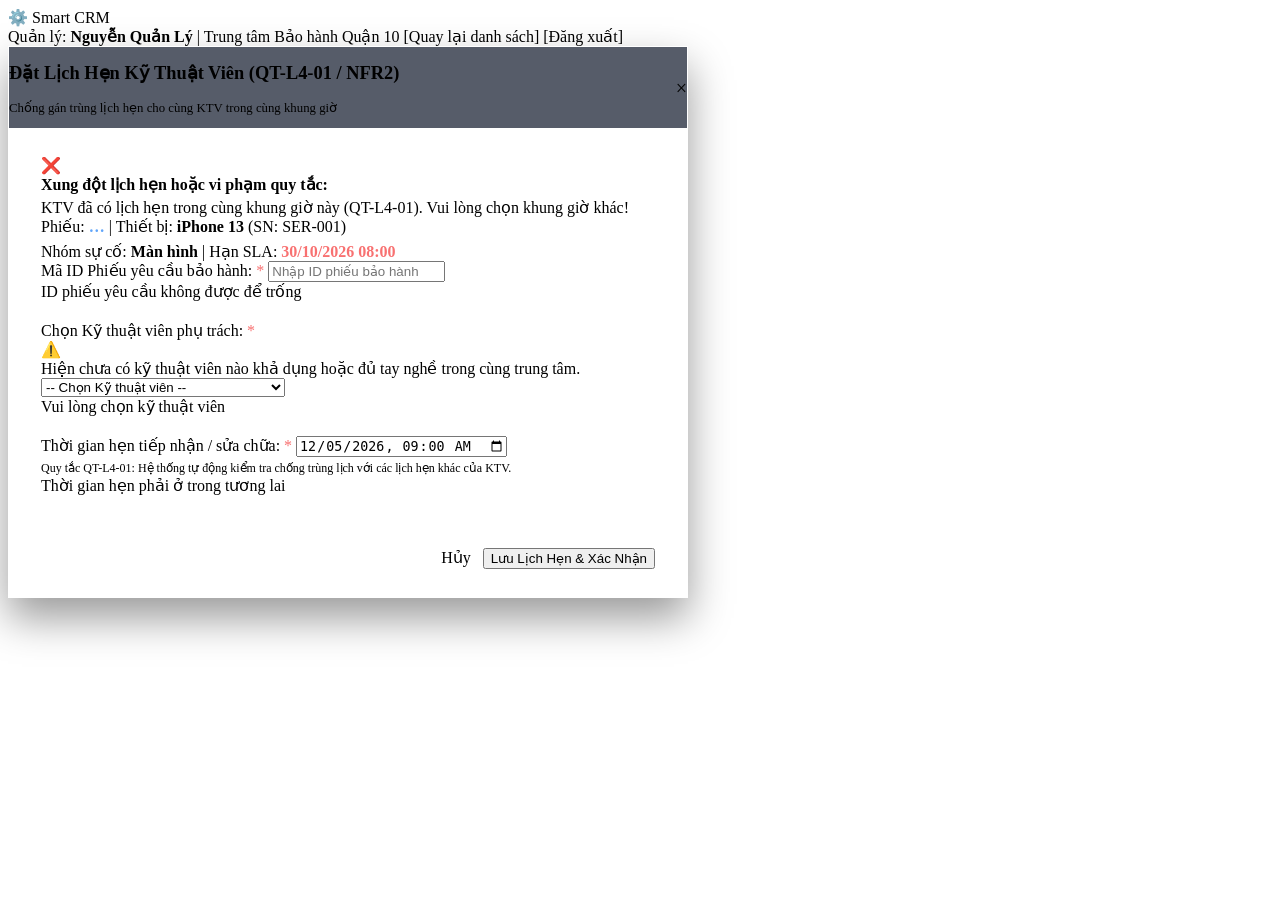
<file: src/main/resources/templates/appointments/schedule-form.html>
<!DOCTYPE html>
<html lang="vi" xmlns:th="http://www.thymeleaf.org">
<head>
    <meta charset="UTF-8">
    <meta name="viewport" content="width=device-width, initial-scale=1.0">
    <title th:text="${title}">Đặt Lịch Hẹn Kỹ Thuật Viên - Smart CRM</title>
    <link rel="stylesheet" th:href="@{/css/style.css}">
    <link rel="preconnect" href="https://fonts.googleapis.com">
    <link rel="preconnect" href="https://fonts.gstatic.com" crossorigin>
    <link href="https://fonts.googleapis.com/css2?family=Inter:wght@400;500;600;700;800&display=swap" rel="stylesheet">
</head>
<body>

    <!-- Header phong cách Smart CRM -->
    <header class="crm-header">
        <a th:href="@{/tickets/unassigned}" class="crm-header-brand">
            <span>⚙️</span> Smart CRM
        </a>
        <div class="crm-header-user d-flex align-items-center gap-2">
            <span>Quản lý: <strong th:text="${session.currentUser != null ? session.currentUser.fullName : 'Nguyễn Quản Lý'}">Nguyễn Quản Lý</strong> | Trung tâm Bảo hành Quận 10</span>
            <a th:href="@{/tickets/unassigned}">[Quay lại danh sách]</a>
            <a th:href="@{/logout}" class="text-white text-decoration-underline ms-2">[Đăng xuất]</a>
        </div>
    </header>

    <main class="container" style="max-width: 680px;">

        <!-- Card Đặt lịch hẹn (Màn hình 3) -->
        <div class="card" style="box-shadow: 0 20px 40px rgba(0,0,0,0.4); border: 1px solid rgba(255,255,255,0.15);">
            <div class="card-header" style="background: rgba(15, 23, 42, 0.7); display: flex; justify-content: space-between; align-items: center;">
                <div>
                    <h2 class="card-title" style="font-size: 1.15rem; font-weight: 700;">
                        Đặt Lịch Hẹn Kỹ Thuật Viên (QT-L4-01 / NFR2)
                    </h2>
                    <p style="font-size: 0.8rem; color: var(--text-secondary); margin-top: 0.2rem;">
                        Chống gán trùng lịch hẹn cho cùng KTV trong cùng khung giờ
                    </p>
                </div>
                <a th:href="@{/tickets/unassigned}" style="color: var(--text-secondary); text-decoration: none; font-size: 1.25rem; line-height: 1;" title="Đóng">&times;</a>
            </div>

            <div class="card-body" style="padding: 1.75rem 2rem;">

                <!-- TRẠNG THÁI LỖI (Error alert) theo yêu cầu Bước 4 -->
                <div th:if="${errorMessage}" class="alert alert-danger" id="errorAlertBox">
                    <span class="alert-icon">❌</span>
                    <div>
                        <strong style="display: block; margin-bottom: 0.25rem;">Xung đột lịch hẹn hoặc vi phạm quy tắc:</strong>
                        <span th:text="${errorMessage}">KTV đã có lịch hẹn trong cùng khung giờ này (QT-L4-01). Vui lòng chọn khung giờ khác!</span>
                    </div>
                </div>

                <!-- Thông tin phiếu được chọn nếu có ticketId -->
                <div th:if="${ticket != null}" class="info-summary-box">
                    <div>
                        Phiếu: <strong style="color: #60a5fa;" th:text="${'#' + ticket.ticketCode}">…</strong>
                        | Thiết bị: <strong th:text="${ticket.deviceName}">iPhone 13</strong>
                        <span th:if="${ticket.serialNo != null}" th:text="${' (SN: ' + ticket.serialNo + ')'}">(SN: SER-001)</span>
                    </div>
                    <div style="margin-top: 0.35rem;">
                        Nhóm sự cố: <strong th:text="${ticket.categoryName}">Màn hình</strong>
                        | Hạn SLA: <strong style="color: #f87171;" th:text="${ticket.dueDate != null ? #temporals.format(ticket.dueDate, 'dd/MM/yyyy HH:mm') : 'N/A'}">30/10/2026 08:00</strong>
                    </div>
                </div>

                <!-- Form Đặt lịch hẹn -->
                <form th:action="@{/appointments}"
                      th:object="${appointmentRequest}"
                      method="post"
                      class="form-with-loading"
                      id="appointmentForm">

                    <!-- ID Phiếu yêu cầu -->
                    <div class="form-group">
                        <label class="form-label" for="ticketId">
                            Mã ID Phiếu yêu cầu bảo hành: <span style="color: #f87171;">*</span>
                        </label>
                        <input type="number" id="ticketId" th:field="*{ticketId}" class="form-control"
                               placeholder="Nhập ID phiếu bảo hành" required
                               th:readonly="${ticket != null}">
                        <div th:if="${#fields.hasErrors('ticketId')}" class="field-error" th:errors="*{ticketId}">
                            ID phiếu yêu cầu không được để trống
                        </div>
                    </div>

                    <!-- Chọn Kỹ thuật viên -->
                    <div class="form-group" style="margin-top: 1.25rem;">
                        <label class="form-label" for="technicianId">
                            Chọn Kỹ thuật viên phụ trách: <span style="color: #f87171;">*</span>
                        </label>

                        <!-- TRẠNG THÁI RỖNG (Empty State) nếu danh sách KTV trống -->
                        <div th:if="${technicians != null and technicians.empty}" class="alert alert-warning">
                            <span class="alert-icon">⚠️</span>
                            <div>Hiện chưa có kỹ thuật viên nào khả dụng hoặc đủ tay nghề trong cùng trung tâm.</div>
                        </div>

                        <select id="technicianId" th:field="*{technicianId}" class="form-control" required>
                            <option value="">-- Chọn Kỹ thuật viên --</option>
                            <th:block th:if="${technicians != null and not technicians.empty}">
                                <option th:each="tech : ${technicians}"
                                        th:value="${tech.technicianId}"
                                        th:text="${tech.fullName + ' (Mã NV: ' + tech.employeeId + ' - Bậc ' + tech.level + ')'}">
                                    …
                                </option>
                            </th:block>
                            <th:block th:if="${technicians == null or technicians.empty}">
                                <option value="" disabled>-- Không có kỹ thuật viên khả dụng --</option>
                            </th:block>
                        </select>
                        <div th:if="${#fields.hasErrors('technicianId')}" class="field-error" th:errors="*{technicianId}">
                            Vui lòng chọn kỹ thuật viên
                        </div>
                    </div>

                    <!-- Chọn ngày giờ hẹn (datetime-local) -->
                    <div class="form-group" style="margin-top: 1.25rem;">
                        <label class="form-label" for="appointmentTime">
                            Thời gian hẹn tiếp nhận / sửa chữa: <span style="color: #f87171;">*</span>
                        </label>
                        <input type="datetime-local" id="appointmentTime" th:field="*{appointmentTime}"
                               class="form-control" required>
                        <div style="font-size: 0.75rem; color: var(--text-secondary); margin-top: 0.25rem;">
                            Quy tắc QT-L4-01: Hệ thống tự động kiểm tra chống trùng lịch với các lịch hẹn khác của KTV.
                        </div>
                        <div th:if="${#fields.hasErrors('appointmentTime')}" class="field-error" th:errors="*{appointmentTime}">
                            Thời gian hẹn phải ở trong tương lai
                        </div>
                    </div>

                    <!-- Nút hành động với Trạng thái Đang tải (Loading state) -->
                    <div style="display: flex; justify-content: flex-end; gap: 0.75rem; margin-top: 2rem; border-top: 1px solid rgba(255,255,255,0.08); padding-top: 1.25rem;">
                        <a th:href="@{/tickets/unassigned}" class="btn btn-secondary">Hủy</a>
                        <button type="submit" class="btn btn-primary" id="btnSubmitAppointment">
                            Lưu Lịch Hẹn &amp; Xác Nhận
                        </button>
                    </div>
                </form>

            </div>
        </div>

    </main>

    <script th:src="@{/js/app.js}"></script>
    <script>
        // Thiết lập min datetime-local là thời gian hiện tại
        document.addEventListener('DOMContentLoaded', () => {
            const timeInput = document.getElementById('appointmentTime');
            if (timeInput && !timeInput.value) {
                const now = new Date();
                now.setMinutes(now.getMinutes() - now.getTimezoneOffset());
                timeInput.min = now.toISOString().slice(0, 16);
                
                // Mặc định ngày mai 09:00
                const tomorrow = new Date();
                tomorrow.setDate(tomorrow.getDate() + 1);
                tomorrow.setHours(9, 0, 0, 0);
                tomorrow.setMinutes(tomorrow.getMinutes() - tomorrow.getTimezoneOffset());
                timeInput.value = tomorrow.toISOString().slice(0, 16);
            }
        });
    </script>
</body>
</html>
</file>
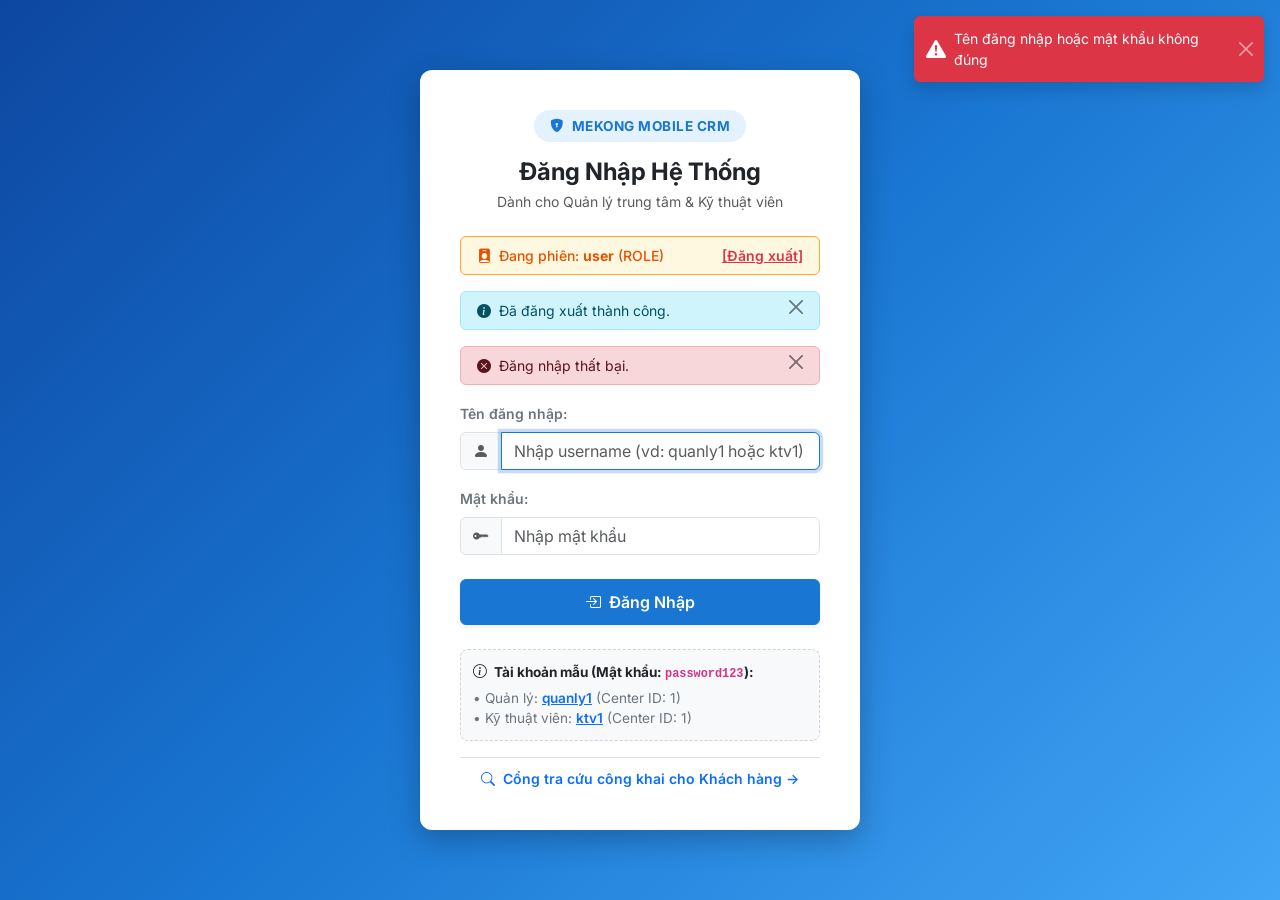
<file: src/main/resources/templates/auth/login.html>
<!DOCTYPE html>
<html lang="vi" xmlns:th="http://www.thymeleaf.org">
<head>
    <meta charset="UTF-8">
    <meta name="viewport" content="width=device-width, initial-scale=1.0">
    <title th:text="${title != null ? title : 'Đăng nhập - Smart CRM Mekong Mobile'}">Đăng nhập - Smart CRM Mekong Mobile</title>
    <!-- Bootstrap 5 CSS -->
    <link href="https://cdn.jsdelivr.net/npm/bootstrap@5.3.3/dist/css/bootstrap.min.css" rel="stylesheet">
    <link href="https://cdn.jsdelivr.net/npm/bootstrap-icons@1.11.3/font/bootstrap-icons.min.css" rel="stylesheet">
    <!-- Google Fonts Inter -->
    <link rel="preconnect" href="https://fonts.googleapis.com">
    <link rel="preconnect" href="https://fonts.gstatic.com" crossorigin>
    <link href="https://fonts.googleapis.com/css2?family=Inter:wght@400;500;600;700;800&display=swap" rel="stylesheet">
    <style>
        body {
            font-family: 'Inter', -apple-system, BlinkMacSystemFont, 'Segoe UI', Roboto, Helvetica, Arial, sans-serif;
            background: linear-gradient(135deg, #0d47a1 0%, #1976d2 50%, #42a5f5 100%);
            min-height: 100vh;
            display: flex;
            align-items: center;
            justify-content: center;
            padding: 20px;
            margin: 0;
        }
        .login-card {
            background: #ffffff;
            border-radius: 12px;
            box-shadow: 0 10px 30px rgba(0, 0, 0, 0.25);
            width: 100%;
            max-width: 440px;
            padding: 2.5rem;
            position: relative;
        }
        .brand-badge {
            background-color: #e3f2fd;
            color: #1976d2;
            font-weight: 700;
            padding: 6px 16px;
            border-radius: 50px;
            display: inline-block;
            font-size: 0.85rem;
            margin-bottom: 1rem;
            text-transform: uppercase;
            letter-spacing: 0.5px;
        }
        .btn-primary-crm {
            background-color: #1976d2;
            border-color: #1976d2;
            color: #ffffff;
            font-weight: 600;
            padding: 10px 16px;
            border-radius: 6px;
            transition: all 0.2s ease;
        }
        .btn-primary-crm:hover {
            background-color: #1565c0;
            border-color: #1565c0;
            color: #ffffff;
        }
        .form-control:focus {
            border-color: #1976d2;
            box-shadow: 0 0 0 0.2rem rgba(25, 118, 210, 0.25);
        }
        .sample-account-box {
            background-color: #f8f9fa;
            border: 1px dashed #ced4da;
            border-radius: 8px;
            padding: 12px;
            font-size: 0.85rem;
            margin-top: 1.5rem;
        }
    </style>
</head>
<body>

    <!-- Toast Container for Error Notifications -->
    <div class="toast-container position-fixed top-0 end-0 p-3" style="z-index: 1080;">
        <div th:if="${errorMessage}" id="errorToast" class="toast align-items-center text-bg-danger border-0 show" role="alert" aria-live="assertive" aria-atomic="true">
            <div class="d-flex">
                <div class="toast-body d-flex align-items-center">
                    <i class="bi bi-exclamation-triangle-fill fs-5 me-2"></i>
                    <span th:text="${errorMessage}">Tên đăng nhập hoặc mật khẩu không đúng</span>
                </div>
                <button type="button" class="btn-close btn-close-white me-2 m-auto" data-bs-dismiss="toast" aria-label="Close"></button>
            </div>
        </div>
    </div>

    <div class="login-card">
        <div class="text-center mb-4">
            <span class="brand-badge">
                <i class="bi bi-shield-lock-fill me-1"></i> Mekong Mobile CRM
            </span>
            <h4 class="fw-bold text-dark mb-1">Đăng Nhập Hệ Thống</h4>
            <p class="text-muted small">Dành cho Quản lý trung tâm &amp; Kỹ thuật viên</p>
        </div>

        <!-- Alert messages -->
        <div th:if="${currentLoggedInUser}" class="alert alert-warning py-2 small d-flex justify-content-between align-items-center" role="alert" style="background-color: #FFF8E1; border: 1px solid #FFA726; color: #E65100; font-weight: 500;">
            <div>
                <i class="bi bi-person-badge-fill me-1"></i>
                Đang phiên: <strong th:text="${currentLoggedInUser.username}">user</strong> (<span th:text="${currentLoggedInUser.role}">ROLE</span>)
            </div>
            <a th:href="@{/logout}" class="text-danger fw-semibold text-decoration-underline ms-2">[Đăng xuất]</a>
        </div>

        <div th:if="${infoMessage}" class="alert alert-info alert-dismissible fade show py-2 small" role="alert">
            <i class="bi bi-info-circle-fill me-1"></i>
            <span th:text="${infoMessage}">Đã đăng xuất thành công.</span>
            <button type="button" class="btn-close py-2" data-bs-dismiss="alert" aria-label="Close"></button>
        </div>

        <div th:if="${errorMessage}" class="alert alert-danger alert-dismissible fade show py-2 small" role="alert">
            <i class="bi bi-x-circle-fill me-1"></i>
            <span th:text="${errorMessage}">Đăng nhập thất bại.</span>
            <button type="button" class="btn-close py-2" data-bs-dismiss="alert" aria-label="Close"></button>
        </div>

        <!-- Form Login -->
        <form th:action="@{/login}" th:object="${loginRequest}" method="post" novalidate id="loginForm">
            <div class="mb-3">
                <label for="username" class="form-label fw-semibold small text-secondary">Tên đăng nhập:</label>
                <div class="input-group">
                    <span class="input-group-text bg-light text-muted"><i class="bi bi-person-fill"></i></span>
                    <input type="text" id="username" class="form-control" th:field="*{username}"
                           placeholder="Nhập username (vd: quanly1 hoặc ktv1)" required autofocus>
                </div>
                <div class="text-danger small mt-1" th:if="${#fields.hasErrors('username')}" th:errors="*{username}"></div>
            </div>

            <div class="mb-3">
                <label for="password" class="form-label fw-semibold small text-secondary">Mật khẩu:</label>
                <div class="input-group">
                    <span class="input-group-text bg-light text-muted"><i class="bi bi-key-fill"></i></span>
                    <input type="password" id="password" class="form-control" th:field="*{password}"
                           placeholder="Nhập mật khẩu" required>
                </div>
                <div class="text-danger small mt-1" th:if="${#fields.hasErrors('password')}" th:errors="*{password}"></div>
            </div>

            <button type="submit" class="btn btn-primary-crm w-100 mt-2 shadow-sm" id="btnLogin">
                <i class="bi bi-box-arrow-in-right me-1"></i> Đăng Nhập
            </button>
        </form>

        <!-- Sample Accounts Helper -->
        <div class="sample-account-box text-secondary">
            <div class="fw-bold mb-1 text-dark"><i class="bi bi-info-circle me-1"></i> Tài khoản mẫu (Mật khẩu: <code>password123</code>):</div>
            <div>• Quản lý: <a href="javascript:void(0)" onclick="fillAcc('quanly1', 'password123')" class="fw-semibold text-primary">quanly1</a> (Center ID: 1)</div>
            <div>• Kỹ thuật viên: <a href="javascript:void(0)" onclick="fillAcc('ktv1', 'password123')" class="fw-semibold text-primary">ktv1</a> (Center ID: 1)</div>
        </div>

        <div class="text-center mt-3 pt-2 border-top">
            <a th:href="@{/lookup}" class="text-decoration-none small text-primary fw-semibold">
                <i class="bi bi-search me-1"></i> Cổng tra cứu công khai cho Khách hàng &rarr;
            </a>
        </div>
    </div>

    <!-- Bootstrap 5 JS -->
    <script src="https://cdn.jsdelivr.net/npm/bootstrap@5.3.3/dist/js/bootstrap.bundle.min.js"></script>
    <script>
        function fillAcc(u, p) {
            document.getElementById('username').value = u;
            document.getElementById('password').value = p;
        }

        // Tự động kích hoạt Toast nếu có lỗi
        document.addEventListener('DOMContentLoaded', function () {
            var toastEl = document.getElementById('errorToast');
            if (toastEl) {
                var toast = new bootstrap.Toast(toastEl, { delay: 4000 });
                toast.show();
            }
        });
    </script>
</body>
</html>
</file>
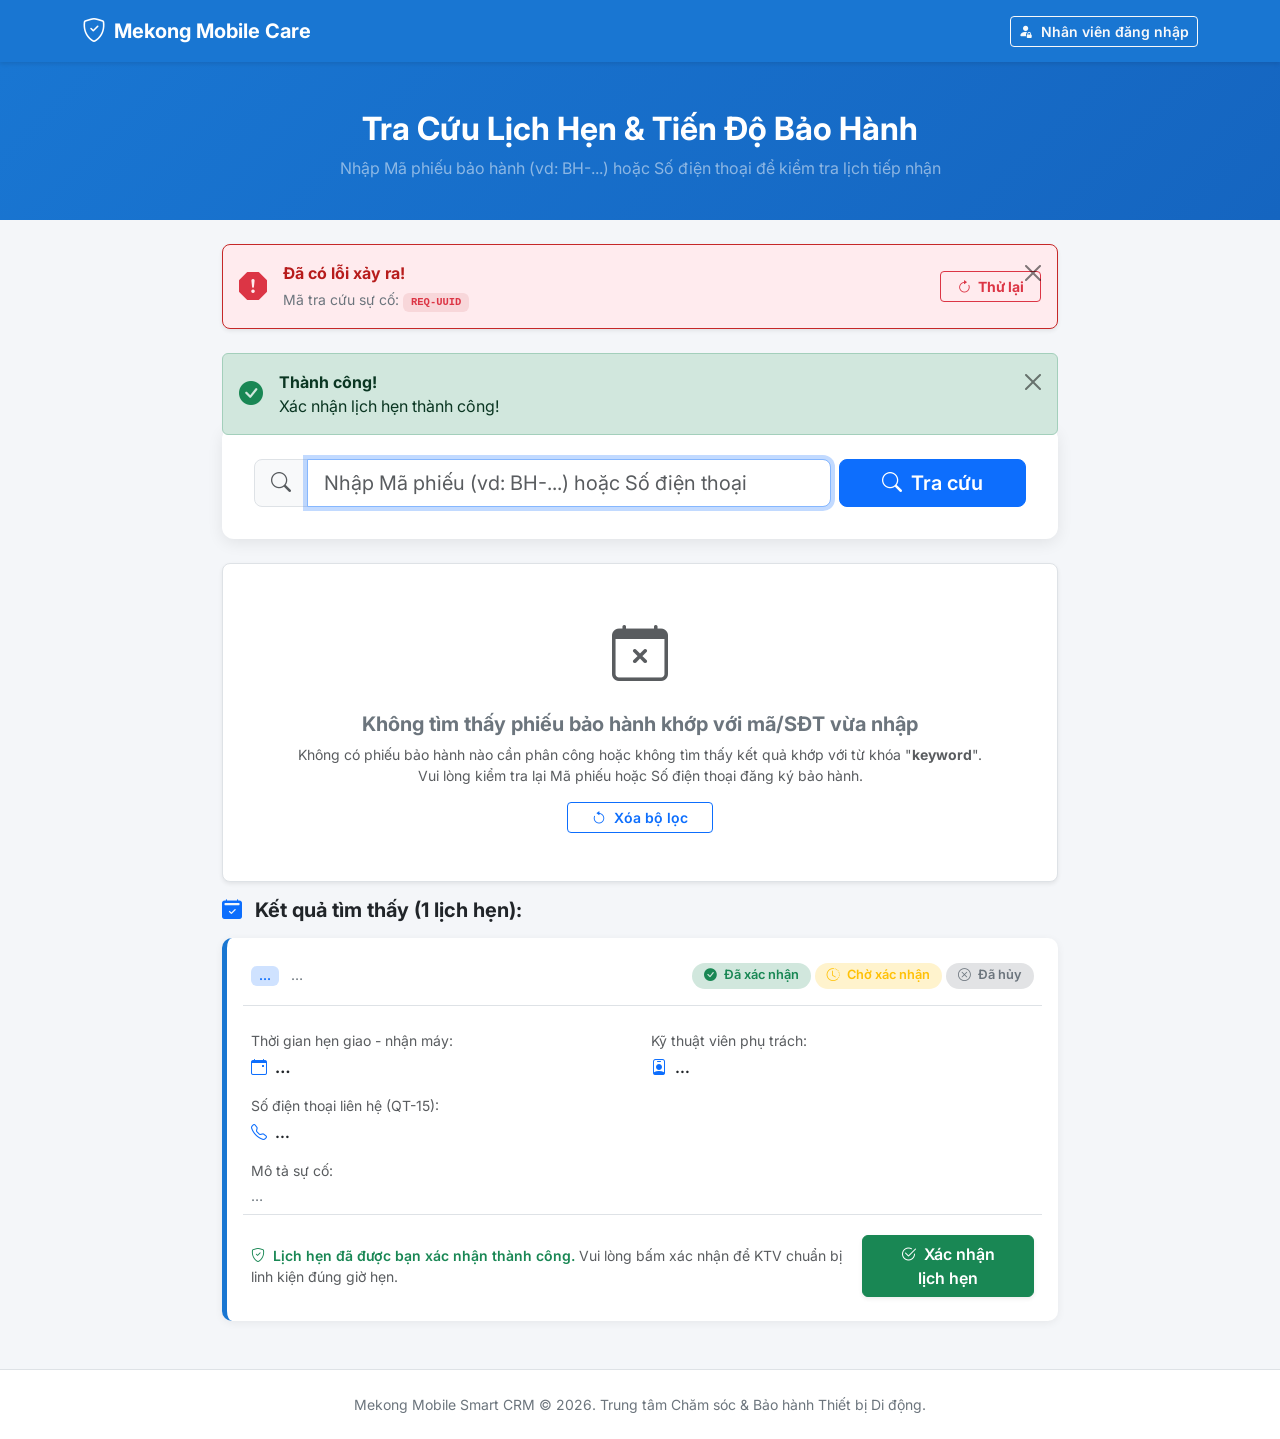
<file: src/main/resources/templates/public/appointment-lookup.html>
<!DOCTYPE html>
<html lang="vi" xmlns:th="http://www.thymeleaf.org">
<head>
    <meta charset="UTF-8">
    <meta name="viewport" content="width=device-width, initial-scale=1.0">
    <title th:text="${title != null ? title : 'Cổng Tra Cứu Lịch Hẹn Bảo Hành - Mekong Mobile'}">Cổng Tra Cứu Lịch Hẹn - Mekong Mobile</title>
    <!-- Bootstrap 5 CSS -->
    <link href="https://cdn.jsdelivr.net/npm/bootstrap@5.3.3/dist/css/bootstrap.min.css" rel="stylesheet">
    <link href="https://cdn.jsdelivr.net/npm/bootstrap-icons@1.11.3/font/bootstrap-icons.min.css" rel="stylesheet">
    <!-- Google Fonts Inter -->
    <link rel="preconnect" href="https://fonts.googleapis.com">
    <link rel="preconnect" href="https://fonts.gstatic.com" crossorigin>
    <link href="https://fonts.googleapis.com/css2?family=Inter:wght@400;500;600;700;800&display=swap" rel="stylesheet">
    <style>
        body {
            font-family: 'Inter', -apple-system, BlinkMacSystemFont, 'Segoe UI', Roboto, Helvetica, Arial, sans-serif;
            background-color: #f4f6f9;
            min-height: 100vh;
        }
        .public-navbar {
            background-color: #1976d2;
            box-shadow: 0 2px 4px rgba(0,0,0,0.1);
        }
        .lookup-hero {
            background: linear-gradient(135deg, #1976d2 0%, #1565c0 100%);
            color: white;
            padding: 3rem 1rem 2.5rem;
            text-align: center;
        }
        .search-card {
            background: white;
            border-radius: 12px;
            box-shadow: 0 4px 16px rgba(0,0,0,0.08);
            margin-top: -2rem;
            padding: 2rem;
        }
        .appointment-card {
            background: white;
            border-radius: 10px;
            box-shadow: 0 2px 8px rgba(0,0,0,0.06);
            border-left: 5px solid #1976d2;
            transition: all 0.2s ease;
        }
        .appointment-card.confirmed {
            border-left-color: #2e7d32;
        }
        .status-badge {
            font-size: 0.8rem;
            padding: 6px 12px;
            border-radius: 20px;
            font-weight: 600;
        }
        .spinner-overlay {
            display: none;
        }
        .spinner-overlay.active {
            display: flex;
        }
    </style>
</head>
<body>

    <!-- Public Header -->
    <nav class="navbar navbar-dark public-navbar">
        <div class="container d-flex justify-content-between align-items-center">
            <a class="navbar-brand fw-bold d-flex align-items-center" th:href="@{/lookup}">
                <i class="bi bi-shield-check fs-4 me-2"></i> Mekong Mobile Care
            </a>
            <a th:href="@{/login}" class="btn btn-outline-light btn-sm fw-semibold">
                <i class="bi bi-person-fill-lock me-1"></i> Nhân viên đăng nhập
            </a>
        </div>
    </nav>

    <!-- Hero Section -->
    <section class="lookup-hero">
        <div class="container">
            <h2 class="fw-bold mb-2">Tra Cứu Lịch Hẹn &amp; Tiến Độ Bảo Hành</h2>
            <p class="text-white-50 mb-0">Nhập Mã phiếu bảo hành (vd: BH-...) hoặc Số điện thoại để kiểm tra lịch tiếp nhận</p>
        </div>
    </section>

    <!-- Main Container -->
    <main class="container my-4" style="max-width: 860px;">

        <!-- 3 UI States: 3. Error Alert State -->
        <div th:if="${errorMessage != null or param.error != null}" id="uiStateError"
             class="alert alert-danger alert-dismissible fade show d-flex align-items-center justify-content-between p-3 mb-4 shadow-sm"
             style="color: #B71C1C !important; background-color: #FFEBEE !important; border: 1px solid #C62828 !important; border-radius: 8px;"
             role="alert">
            <div class="d-flex align-items-center gap-3">
                <i class="bi bi-exclamation-octagon-fill fs-3 text-danger"></i>
                <div>
                    <div class="fw-bold" th:text="${errorMessage != null ? errorMessage : 'Hệ thống đang gặp sự cố. Vui lòng thử lại sau.'}">
                        Đã có lỗi xảy ra!
                    </div>
                    <div class="small mt-1 text-secondary">
                        Mã tra cứu sự cố: <strong class="badge bg-danger-subtle text-danger font-monospace px-2 py-1" th:text="${requestId != null ? requestId : 'N/A'}">REQ-UUID</strong>
                    </div>
                </div>
            </div>
            <div class="d-flex align-items-center gap-2">
                <button type="button" class="btn btn-outline-danger btn-sm px-3 fw-bold" onclick="window.location.reload()">
                    <i class="bi bi-arrow-clockwise me-1"></i> Thử lại
                </button>
                <button type="button" class="btn-close" data-bs-dismiss="alert" aria-label="Close"></button>
            </div>
        </div>

        <div th:if="${successMessage}" class="alert alert-success alert-dismissible fade show d-flex align-items-center mb-4" role="alert">
            <i class="bi bi-check-circle-fill fs-4 me-3 text-success"></i>
            <div>
                <strong>Thành công!</strong>
                <div th:text="${successMessage}">Xác nhận lịch hẹn thành công!</div>
            </div>
            <button type="button" class="btn-close ms-auto" data-bs-dismiss="alert" aria-label="Close"></button>
        </div>

        <!-- Search Form Card -->
        <div class="search-card mb-4">
            <form th:action="@{/lookup}" method="get" id="lookupForm" onsubmit="showLoadingState('Đang tải danh sách phiếu bảo hành... Vui lòng chờ trong giây lát.')">
                <div class="row g-2 align-items-center">
                    <div class="col-md-9">
                        <div class="input-group input-group-lg">
                            <span class="input-group-text bg-light text-muted"><i class="bi bi-search"></i></span>
                            <input type="text" name="keyword" id="keywordInput" class="form-control"
                                   th:value="${keyword}"
                                   placeholder="Nhập Mã phiếu (vd: BH-...) hoặc Số điện thoại" required autofocus>
                        </div>
                    </div>
                    <div class="col-md-3">
                        <button type="submit" class="btn btn-primary btn-lg w-100 fw-semibold" id="btnSearch">
                            <i class="bi bi-search me-1"></i> Tra cứu
                        </button>
                    </div>
                </div>
            </form>
        </div>

        <!-- 3 UI States: 1. Loading Spinner / Skeleton State -->
        <div id="uiStateLoading" class="spinner-overlay text-center my-5 py-4 flex-column align-items-center justify-content-center" th:classappend="${param.loading != null ? 'active' : ''}" th:style="${param.loading != null ? 'display: flex !important;' : null}">
            <div class="spinner-border text-primary" style="width: 3rem; height: 3rem;" role="status">
                <span class="visually-hidden">Đang tải...</span>
            </div>
            <p class="mt-3 text-secondary fw-semibold">Đang tải danh sách phiếu bảo hành... Vui lòng chờ trong giây lát.</p>
            <div class="mx-auto mt-2" style="max-width: 500px; width: 100%;">
                <div class="crm-skeleton-line" style="width: 100%; height: 20px;"></div>
                <div class="crm-skeleton-line" style="width: 85%; height: 16px;"></div>
                <div class="crm-skeleton-line" style="width: 90%; height: 16px;"></div>
            </div>
        </div>

        <!-- Results Section -->
        <div id="resultsContainer" th:style="${param.loading != null ? 'display: none !important;' : null}">
            <!-- 3 UI States: 2. Empty State -->
            <div th:if="${(searched != null and searched and (appointments == null or #lists.isEmpty(appointments))) or param.empty != null}"
                 id="uiStateEmpty" class="text-center py-5 my-3 bg-white rounded-3 shadow-sm border p-4">
                <i class="bi bi-calendar-x text-muted" style="font-size: 3.5rem;"></i>
                <h5 class="fw-bold mt-3 text-secondary">Không tìm thấy phiếu bảo hành khớp với mã/SĐT vừa nhập</h5>
                <p class="text-muted small mb-3">
                    Không có phiếu bảo hành nào cần phân công hoặc không tìm thấy kết quả khớp với từ khóa "<strong th:text="${keyword}">keyword</strong>".<br>
                    Vui lòng kiểm tra lại Mã phiếu hoặc Số điện thoại đăng ký bảo hành.
                </p>
                <a th:href="@{/lookup}" class="btn btn-outline-primary btn-sm px-4 fw-semibold">
                    <i class="bi bi-arrow-counterclockwise me-1"></i> Xóa bộ lọc
                </a>
            </div>

            <!-- List of Appointments Found -->
            <div th:if="${appointments != null and not #lists.isEmpty(appointments)}" class="mt-3">
                <h5 class="fw-bold text-dark mb-3">
                    <i class="bi bi-calendar2-check-fill text-primary me-2"></i>
                    Kết quả tìm thấy (<span th:text="${#lists.size(appointments)}">1</span> lịch hẹn):
                </h5>

                <div th:each="app : ${appointments}"
                     th:classappend="${app.status == 'DA_XAC_NHAN' ? 'confirmed' : ''}"
                     class="appointment-card p-4 mb-3">

                    <div class="d-flex flex-wrap justify-content-between align-items-start gap-2 mb-3">
                        <div>
                            <span class="badge bg-primary-subtle text-primary fw-bold px-2 py-1 me-2"
                                  th:text="${app.ticketCode != null ? '#' + app.ticketCode : (app.ticket != null ? '#' + app.ticket.ticketCode : 'Mã: #' + app.appointmentId)}">…</span>
                            <span class="text-secondary small" th:if="${app.deviceName != null or (app.ticket != null and app.ticket.device != null)}"
                                  th:text="${app.deviceName != null ? app.deviceName : app.ticket.device.deviceName}">…</span>
                        </div>
                        <div>
                            <!-- Trạng thái Lịch hẹn -->
                            <span th:if="${app.status == 'DA_XAC_NHAN'}" class="badge bg-success-subtle text-success status-badge">
                                <i class="bi bi-check-circle-fill me-1"></i> Đã xác nhận
                            </span>
                            <span th:if="${app.status == 'CHO_XAC_NHAN'}" class="badge bg-warning-subtle text-warning status-badge">
                                <i class="bi bi-clock-history me-1"></i> Chờ xác nhận
                            </span>
                            <span th:if="${app.status == 'DA_HUY'}" class="badge bg-secondary-subtle text-secondary status-badge">
                                <i class="bi bi-x-circle me-1"></i> Đã hủy
                            </span>
                        </div>
                    </div>

                    <div class="row g-3 py-2 border-top border-bottom my-2">
                        <div class="col-sm-6">
                            <div class="text-muted small">Thời gian hẹn giao - nhận máy:</div>
                            <div class="fw-bold fs-6 text-dark mt-1">
                                <i class="bi bi-calendar-event text-primary me-1"></i>
                                <span th:text="${#temporals.format(app.appointmentTime, 'dd/MM/yyyy HH:mm')}">…</span>
                            </div>
                        </div>
                        <div class="col-sm-6">
                            <div class="text-muted small">Kỹ thuật viên phụ trách:</div>
                            <div class="fw-semibold text-dark mt-1">
                                <i class="bi bi-person-badge text-primary me-1"></i>
                                <span th:text="${app.technicianName != null ? app.technicianName : (app.technician != null ? app.technician.fullName : 'Đang điều phối')}">…</span>
                            </div>
                        </div>
                        <div class="col-sm-6" th:if="${app.customerPhone != null}">
                            <div class="text-muted small">Số điện thoại liên hệ (QT-15):</div>
                            <div class="fw-semibold text-dark mt-1">
                                <i class="bi bi-telephone text-primary me-1"></i>
                                <span id="lookupCustomerPhone" th:text="${app.customerPhone}">…</span>
                            </div>
                        </div>
                        <div class="col-12" th:if="${app.issueDesc != null or (app.ticket != null and app.ticket.issueDesc != null)}">
                            <div class="text-muted small">Mô tả sự cố:</div>
                            <div class="small text-secondary mt-1" th:text="${app.issueDesc != null ? app.issueDesc : app.ticket.issueDesc}">…</div>
                        </div>
                    </div>

                    <!-- Nút hành động US7 / FR7: Xác nhận lịch hẹn -->
                    <div class="d-flex justify-content-between align-items-center mt-3 pt-1">
                        <div class="text-muted small">
                            <span th:if="${app.status == 'DA_XAC_NHAN'}" class="text-success fw-semibold">
                                <i class="bi bi-shield-check me-1"></i> Lịch hẹn đã được bạn xác nhận thành công.
                            </span>
                            <span th:if="${app.status == 'CHO_XAC_NHAN'}" class="text-muted">
                                Vui lòng bấm xác nhận để KTV chuẩn bị linh kiện đúng giờ hẹn.
                            </span>
                        </div>

                        <div th:if="${app.status == 'CHO_XAC_NHAN'}">
                            <form th:action="@{'/lookup/confirm/' + ${app.appointmentId}}" method="post" style="display: inline;">
                                <input type="hidden" name="keyword" th:value="${keyword}">
                                <button type="submit" class="btn btn-success fw-semibold px-4 shadow-sm" id="btnConfirmAppointment">
                                    <i class="bi bi-check2-circle me-1"></i> Xác nhận lịch hẹn
                                </button>
                            </form>
                        </div>
                    </div>
                </div>
            </div>
        </div>
    </main>

    <!-- Footer -->
    <footer class="text-center text-secondary small py-4 mt-5 border-top bg-white">
        Mekong Mobile Smart CRM &copy; 2026. Trung tâm Chăm sóc &amp; Bảo hành Thiết bị Di động.
    </footer>

    <!-- Bootstrap 5 JS -->
    <script src="https://cdn.jsdelivr.net/npm/bootstrap@5.3.3/dist/js/bootstrap.bundle.min.js"></script>
    <script>
        function showLoadingState() {
            var loader = document.getElementById('uiStateLoading');
            var results = document.getElementById('resultsContainer');
            if (loader) loader.classList.add('active');
            if (results) results.style.opacity = '0.3';
        }
    </script>
</body>
</html>
</file>
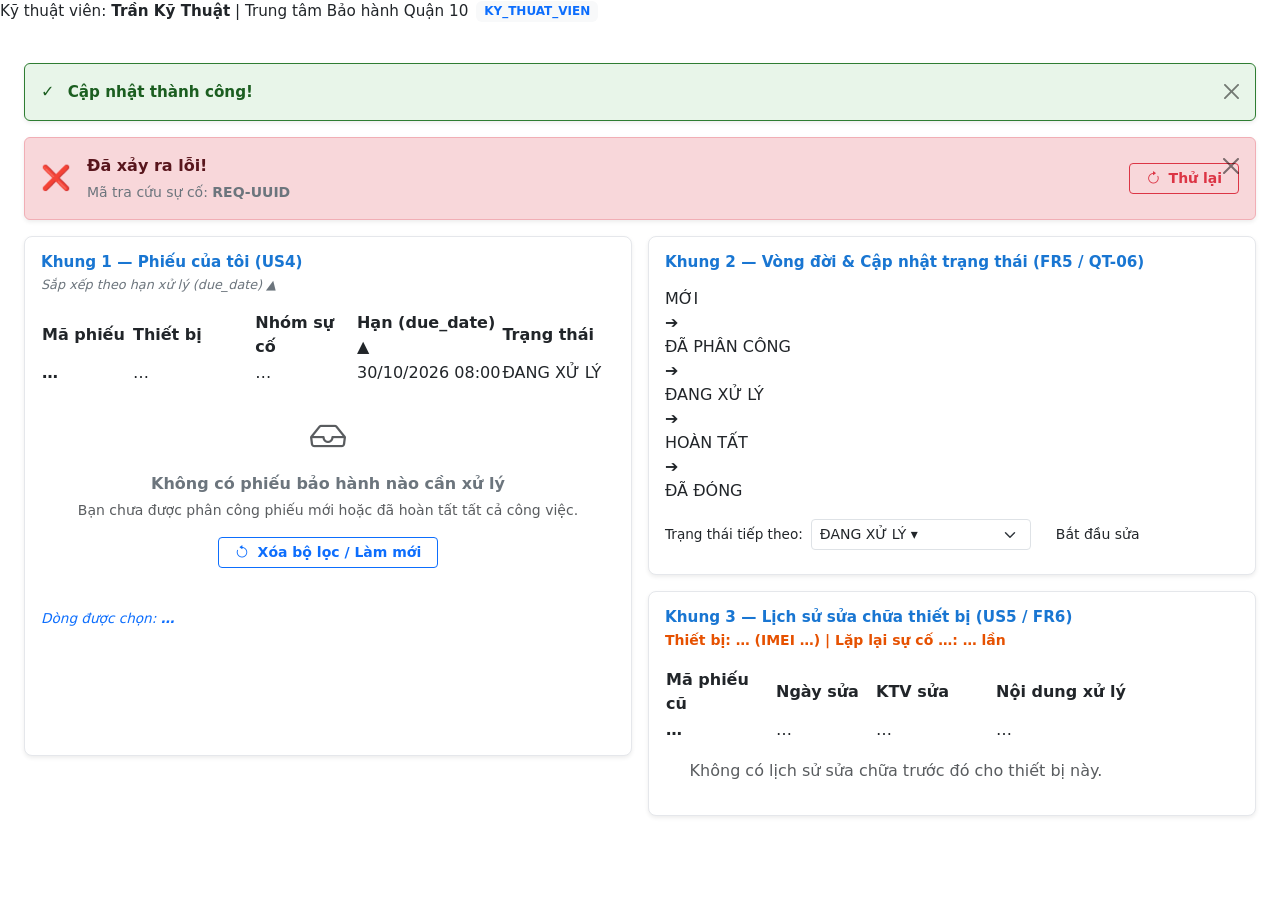
<file: src/main/resources/templates/technician/my-tickets.html>
<!DOCTYPE html>
<html lang="vi" xmlns:th="http://www.thymeleaf.org">
<head>
    <meta charset="UTF-8">
    <meta name="viewport" content="width=device-width, initial-scale=1.0">
    <title th:text="${title != null ? title : 'Mekong Mobile Smart CRM - Màn hình Kỹ thuật viên'}">Mekong Mobile Smart CRM - Màn hình Kỹ thuật viên</title>
    <!-- Bootstrap 5 CSS -->
    <link href="https://cdn.jsdelivr.net/npm/bootstrap@5.3.3/dist/css/bootstrap.min.css" rel="stylesheet">
    <link href="https://cdn.jsdelivr.net/npm/bootstrap-icons@1.11.3/font/bootstrap-icons.min.css" rel="stylesheet">
    <!-- Google Fonts Inter -->
    <link rel="preconnect" href="https://fonts.googleapis.com">
    <link rel="preconnect" href="https://fonts.gstatic.com" crossorigin>
    <link href="https://fonts.googleapis.com/css2?family=Inter:wght@400;500;600;700;800&display=swap" rel="stylesheet">
    <link rel="stylesheet" th:href="@{/css/style.css}">
</head>
<body class="crm-body">

    <!-- Header bar theo Wireframe MH3: Nền xanh #1976D2 -->
    <!-- Header bar theo Wireframe MH3: Nền xanh #1976D2 -->
    <header class="crm-top-bar">
        <div class="crm-brand d-flex align-items-center gap-2" style="font-size: 0.95rem; font-weight: 500;">
            <span>Kỹ thuật viên: <strong th:text="${session.currentUser != null ? session.currentUser.fullName : (technician != null ? technician.fullName : 'Trần Kỹ Thuật')}">Trần Kỹ Thuật</strong> | Trung tâm Bảo hành Quận 10</span>
            <span class="badge bg-light text-primary" style="font-size: 0.75rem;">KY_THUAT_VIEN</span>
        </div>
        <div class="crm-user-info d-flex align-items-center gap-2">
            <a th:href="@{/logout}" class="text-white text-decoration-underline fw-semibold">[Đăng xuất]</a>
        </div>
    </header>

    <main class="container-fluid px-4 py-3" style="max-width: 1320px;">

        <!-- Thông báo Thành công -->
        <div th:if="${successMessage}" class="alert alert-success alert-dismissible fade show fw-bold shadow-sm" style="color: #1B5E20 !important; background-color: #E8F5E9 !important; border: 1px solid #2E7D32 !important; font-size: 0.95rem;" role="alert">
            <span class="me-2 fs-6">✓</span>
            <span th:text="${successMessage}">Cập nhật thành công!</span>
            <button type="button" class="btn-close" data-bs-dismiss="alert" aria-label="Close"></button>
        </div>

        <!-- 3. ERROR STATE: Alert Banner màu đỏ thông báo lỗi an toàn kèm mã tra cứu requestId và nút Thử lại -->
        <div th:if="${errorMessage != null or param.error != null}" id="uiServerErrorAlert"
             class="alert alert-danger alert-dismissible fade show fw-medium shadow-sm d-flex align-items-center justify-content-between p-3 mb-3 crm-error-banner"
             role="alert">
            <div class="d-flex align-items-center gap-3">
                <span class="fs-4">❌</span>
                <div>
                    <div class="fw-bold" th:text="${errorMessage != null ? errorMessage : 'Hệ thống đang gặp sự cố. Vui lòng thử lại sau.'}">
                        Đã xảy ra lỗi!
                    </div>
                    <div class="small mt-1 text-secondary">
                        Mã tra cứu sự cố: <strong class="crm-request-id-badge" th:text="${requestId != null ? requestId : 'N/A'}">REQ-UUID</strong>
                    </div>
                </div>
            </div>
            <div class="d-flex align-items-center gap-2">
                <button type="button" class="btn btn-outline-danger btn-sm px-3 fw-bold" onclick="window.location.reload()">
                    <i class="bi bi-arrow-clockwise me-1"></i> Thử lại
                </button>
                <button type="button" class="btn-close" data-bs-dismiss="alert" aria-label="Close"></button>
            </div>
        </div>

        <!-- 1. LOADING STATE (Spinner / Khung xương Skeleton) -->
        <div id="uiLoadingState" class="crm-loading-state text-center my-3 py-4" style="display: none;" th:style="${param.loading != null ? 'display: block;' : 'display: none;'}">
            <div class="spinner-border text-primary mb-3" style="width: 3rem; height: 3rem;" role="status">
                <span class="visually-hidden">Đang tải...</span>
            </div>
            <h6 class="fw-bold text-primary mb-2">Đang tải danh sách phiếu bảo hành... Vui lòng chờ trong giây lát.</h6>
            <div class="mx-auto mt-3" style="max-width: 800px;">
                <div class="crm-skeleton-line" style="width: 100%; height: 24px;"></div>
                <div class="crm-skeleton-line" style="width: 90%; height: 18px;"></div>
                <div class="crm-skeleton-line" style="width: 95%; height: 18px;"></div>
            </div>
        </div>

        <div class="row g-3" th:style="${param.loading != null ? 'display: none !important;' : null}">

            <!-- =========================================================================
                 CỘT TRÁI: Khung 1 — Phiếu của tôi (US4)
                 ========================================================================= -->
            <div class="col-12 col-lg-6">
                <div class="card shadow-sm border" style="border: 1px solid #e5e7eb !important; border-radius: 8px; background-color: #ffffff; min-height: 520px;">
                    <div class="card-body p-3">
                        <h6 class="fw-bold mb-1" style="color: #1976D2; font-size: 0.95rem;">
                            Khung 1 — Phiếu của tôi (US4)
                        </h6>
                        <p class="fst-italic text-secondary mb-3" style="font-size: 0.8rem;">
                            Sắp xếp theo hạn xử lý (due_date) ▲
                        </p>

                        <!-- Bảng danh sách phiếu gán cho KTV -->
                        <div class="table-responsive">
                            <table class="crm-table mb-2 my-tickets-table">
                                <thead>
                                    <tr>
                                        <th style="width: 16%; min-width: 85px;">Mã phiếu</th>
                                        <th style="width: 22%; min-width: 95px;">Thiết bị</th>
                                        <th style="width: 18%; min-width: 90px;">Nhóm sự cố</th>
                                        <th style="width: 24%; min-width: 130px;">Hạn (due_date) ▲</th>
                                        <th style="width: 20%; min-width: 105px;">Trạng thái</th>
                                    </tr>
                                </thead>
                                <tbody>
                                    <!-- Hiển thị dynamic nếu Controller truyền danh sách myTickets -->
                                    <th:block th:if="${myTickets != null and not myTickets.empty and param.empty == null}">
                                        <tr th:each="t, iter : ${myTickets}"
                                            th:classappend="${(selectedTicket != null and selectedTicket.ticketId == t.ticketId) or (selectedTicket == null and iter.index == 0) ? 'row-selected' : ''}"
                                            style="cursor: pointer;"
                                            th:onclick="'window.location.href=\'/technician/my-tickets?ticketId=' + ${t.ticketId} + '\''">
                                            <td><strong th:text="${'#' + t.ticketCode}">…</strong></td>
                                            <td th:text="${t.deviceName}">…</td>
                                            <td th:text="${t.categoryName}">…</td>
                                            <td class="text-nowrap" th:text="${t.dueDate != null ? #temporals.format(t.dueDate, 'dd/MM/yyyy HH:mm') : 'N/A'}">30/10/2026 08:00</td>
                                            <td class="text-nowrap">
                                                <span th:text="${t.status == 'DANG_XU_LY' ? 'ĐANG XỬ LÝ' : (t.status == 'DA_PHAN_CONG' ? 'ĐÃ PHÂN CÔNG' : (t.status == 'HOAN_TAT' or t.status == 'HOAN_THANH' ? 'HOÀN TẤT' : t.status))}">ĐANG XỬ LÝ</span>
                                            </td>
                                        </tr>
                                    </th:block>

                                    <!-- 2. EMPTY STATE: Hiển thị khi danh sách phiếu của KTV rỗng -->
                                    <th:block th:if="${myTickets == null or myTickets.empty or param.empty != null}">
                                        <tr id="emptyMyTicketsRow">
                                            <td colspan="5" class="text-center py-4">
                                                <i class="bi bi-inbox text-muted" style="font-size: 2.25rem;"></i>
                                                <div class="fw-bold text-secondary mt-2 mb-1">Không có phiếu bảo hành nào cần xử lý</div>
                                                <p class="text-muted small mb-3">Bạn chưa được phân công phiếu mới hoặc đã hoàn tất tất cả công việc.</p>
                                                <a th:href="@{/technician/my-tickets}" class="btn btn-outline-primary btn-sm px-3 fw-semibold">
                                                    <i class="bi bi-arrow-counterclockwise me-1"></i> Xóa bộ lọc / Làm mới
                                                </a>
                                            </td>
                                        </tr>
                                    </th:block>
                                </tbody>
                            </table>
                        </div>

                        <!-- Ghi chú dòng được chọn theo Wireframe MH3 -->
                        <div class="mt-2 text-primary fst-italic" style="font-size: 0.85rem;" id="selectedRowNote">
                            Dòng được chọn: <strong id="selectedTicketCodeText" th:text="${selectedTicket != null ? '#' + selectedTicket.ticketCode : '—'}">…</strong>
                        </div>

                    </div>
                </div>
            </div>

            <!-- =========================================================================
                 CỘT PHẢI: Khung 2 (Vòng đời) & Khung 3 (Lịch sử sửa chữa)
                 ========================================================================= -->
            <div class="col-12 col-lg-6 d-flex flex-column gap-3">

                <!-- Khung 2 — Vòng đời & Cập nhật trạng thái (FR5 / QT-06) -->
                <div class="card shadow-sm border" style="border: 1px solid #e5e7eb !important; border-radius: 8px; background-color: #ffffff;">
                    <div class="card-body p-3">
                        <h6 class="fw-bold mb-3" style="color: #1976D2; font-size: 0.95rem;">
                            Khung 2 — Vòng đời &amp; Cập nhật trạng thái (FR5 / QT-06)
                        </h6>

                        <!-- Sơ đồ tiến trình vòng đời trạng thái Wireframe MH3 -->
                        <div class="lifecycle-wrapper mb-3">
                            <!-- Bước 1: MỚI -->
                            <div class="lifecycle-step completed">MỚI</div>
                            <span class="lifecycle-arrow">➔</span>

                            <!-- Bước 2: ĐÃ PHÂN CÔNG -->
                            <div class="lifecycle-step" th:classappend="${selectedTicket != null and selectedTicket.status == 'DA_PHAN_CONG' ? 'active' : 'completed'}">ĐÃ PHÂN CÔNG</div>
                            <span class="lifecycle-arrow">➔</span>

                            <!-- Bước 3: ĐANG XỬ LÝ (Tô đậm khi đang xử lý theo Wireframe MH3) -->
                            <div class="lifecycle-step" th:classappend="${selectedTicket != null and selectedTicket.status == 'DANG_XU_LY' ? 'active' : (selectedTicket != null and (selectedTicket.status == 'HOAN_TAT' or selectedTicket.status == 'HOAN_THANH' or selectedTicket.status == 'DONG') ? 'completed' : 'future')}" id="stepDangXuLy">ĐANG XỬ LÝ</div>
                            <span class="lifecycle-arrow">➔</span>

                            <!-- Bước 4: HOÀN TẤT -->
                            <div class="lifecycle-step" th:classappend="${selectedTicket != null and (selectedTicket.status == 'HOAN_TAT' or selectedTicket.status == 'HOAN_THANH') ? 'active' : (selectedTicket != null and selectedTicket.status == 'DONG' ? 'completed' : 'future')}" id="stepHoanTat">HOÀN TẤT</div>
                            <span class="lifecycle-arrow">➔</span>

                            <!-- Bước 5: ĐÃ ĐÓNG -->
                            <div class="lifecycle-step" th:classappend="${selectedTicket != null and selectedTicket.status == 'DONG' ? 'active' : 'future'}" id="stepDaDong">ĐÃ ĐÓNG</div>
                        </div>

                        <!-- Form Cập nhật trạng thái -->
                        <form method="post" th:action="@{/technician/tickets/{id}/status(id=${selectedTicket != null ? selectedTicket.ticketId : 125})}" class="mb-2">
                            <div class="d-flex flex-wrap align-items-center gap-2 mb-2">
                                <label for="nextStatusSelect" class="form-label mb-0" style="font-size: 0.85rem;">Trạng thái tiếp theo:</label>
                                <select id="nextStatusSelect" name="nextStatus" class="form-select form-select-sm" style="max-width: 220px;" onchange="validateLifecycleTransitionMock()">
                                    <option value="DANG_XU_LY" th:selected="${selectedTicket == null or selectedTicket.status == 'DA_PHAN_CONG'}">ĐANG XỬ LÝ ▾</option>
                                    <option value="HOAN_TAT" th:selected="${selectedTicket != null and selectedTicket.status == 'DANG_XU_LY'}">HOÀN TẤT</option>
                                    <option value="DONG" th:selected="${selectedTicket != null and (selectedTicket.status == 'HOAN_TAT' or selectedTicket.status == 'HOAN_THANH')}">ĐÃ ĐÓNG</option>
                                    <option value="DA_PHAN_CONG">ĐÃ PHÂN CÔNG</option>
                                </select>
                                <button type="submit" class="btn btn-crm-primary btn-sm px-3" id="btnUpdateStatus"
                                        th:text="${selectedTicket != null and selectedTicket.status == 'DA_PHAN_CONG' ? 'Bắt đầu sửa' : 'Cập nhật trạng thái'}">
                                    Bắt đầu sửa
                                </button>
                            </div>
                        </form>

                        <!-- Khung cảnh báo vi phạm vòng đời QT-06 theo Wireframe MH3 -->
                        <div id="lifecycleErrorAlert" class="alert-wireframe-danger mt-2" style="display: none;">
                            ❌ Không thể chuyển trạng thái từ HOÀN TẤT về ĐANG XỬ LÝ (Quy tắc QT-06).
                        </div>

                    </div>
                </div>

                <!-- Khung 3 — Lịch sử sửa chữa thiết bị (US5 / FR6) -->
                <div class="card shadow-sm border" style="border: 1px solid #e5e7eb !important; border-radius: 8px; background-color: #ffffff;">
                    <div class="card-body p-3">
                        <h6 class="fw-bold mb-1" style="color: #1976D2; font-size: 0.95rem;">
                            Khung 3 — Lịch sử sửa chữa thiết bị (US5 / FR6)
                        </h6>

                        <!-- Tiêu đề phụ cam đậm theo Wireframe MH3 -->
                        <div class="fw-bold mb-3" style="color: #E65100; font-size: 0.875rem;" id="deviceRepairSubtitle">
                            Thiết bị: <span id="historyDeviceName" th:text="${selectedTicket != null and selectedTicket.deviceName != null ? selectedTicket.deviceName : '—'}">…</span> 
                            (IMEI <span id="historySerialNo" th:text="${selectedTicket != null and selectedTicket.serialNo != null ? selectedTicket.serialNo : '—'}">…</span>)  |  
                            Lặp lại sự cố <span id="historyCategoryName" th:text="${selectedTicket != null and selectedTicket.categoryName != null ? selectedTicket.categoryName : '—'}">…</span>: 
                            <span id="historyRepeatCount" th:text="${selectedTicket != null and selectedTicket.repeatCount != null ? selectedTicket.repeatCount : 0}">…</span> lần
                        </div>

                        <!-- Bảng lịch sử sửa chữa -->
                        <div class="table-responsive">
                            <table class="crm-table">
                                <thead>
                                    <tr>
                                        <th style="width: 110px;">Mã phiếu cũ</th>
                                        <th style="width: 100px;">Ngày sửa</th>
                                        <th style="width: 120px;">KTV sửa</th>
                                        <th>Nội dung xử lý</th>
                                    </tr>
                                </thead>
                                <tbody>
                                    <!-- Dynamic nếu có -->
                                    <th:block th:if="${repairHistory != null and not repairHistory.empty}">
                                        <tr th:each="h : ${repairHistory}">
                                            <td><strong th:text="${h.ticketCode}">…</strong></td>
                                            <td th:text="${h.repairedDate}">…</td>
                                            <td th:text="${h.technicianName}">…</td>
                                            <td th:text="${h.solutionDesc}">…</td>
                                        </tr>
                                    </th:block>

                                    <th:block th:if="${repairHistory == null or repairHistory.empty}">
                                        <tr>
                                            <td colspan="4" class="text-center text-muted py-3">Không có lịch sử sửa chữa trước đó cho thiết bị này.</td>
                                        </tr>
                                    </th:block>
                                </tbody>
                            </table>
                        </div>

                    </div>
                </div>

            </div>

        </div>

    </main>

    <!-- Bootstrap 5 Bundle JS -->
    <script src="https://cdn.jsdelivr.net/npm/bootstrap@5.3.3/dist/js/bootstrap.bundle.min.js"></script>
    <script th:src="@{/js/app.js}"></script>

    <script>
        function selectRowMock(code, device, cat, status) {
            document.querySelectorAll('.crm-table tbody tr').forEach(r => r.classList.remove('row-selected'));
            event.currentTarget.classList.add('row-selected');
            document.getElementById('selectedTicketCodeText').textContent = code;
            document.getElementById('historyDeviceName').textContent = device;
            document.getElementById('historyCategoryName').textContent = cat;
        }

        function validateLifecycleTransitionMock() {
            const nextStatus = document.getElementById('nextStatusSelect').value;
            const alertBox = document.getElementById('lifecycleErrorAlert');
            // Nếu chọn chuyển lùi về ĐANG_XU_LY hoặc DA_PHAN_CONG khi đã hoàn tất
            if (nextStatus === 'DANG_XU_LY') {
                alertBox.textContent = '❌ Không thể chuyển trạng thái từ HOÀN TẤT về ĐANG XỬ LÝ (Quy tắc QT-06).';
                alertBox.style.display = 'block';
            } else if (nextStatus === 'DA_PHAN_CONG') {
                alertBox.textContent = '❌ Không thể quay lại trạng thái ĐÃ PHÂN CÔNG từ tiến trình hiện tại (Quy tắc QT-06).';
                alertBox.style.display = 'block';
            } else {
                alertBox.style.display = 'none';
            }
        }
    </script>
</body>
</html>
</file>
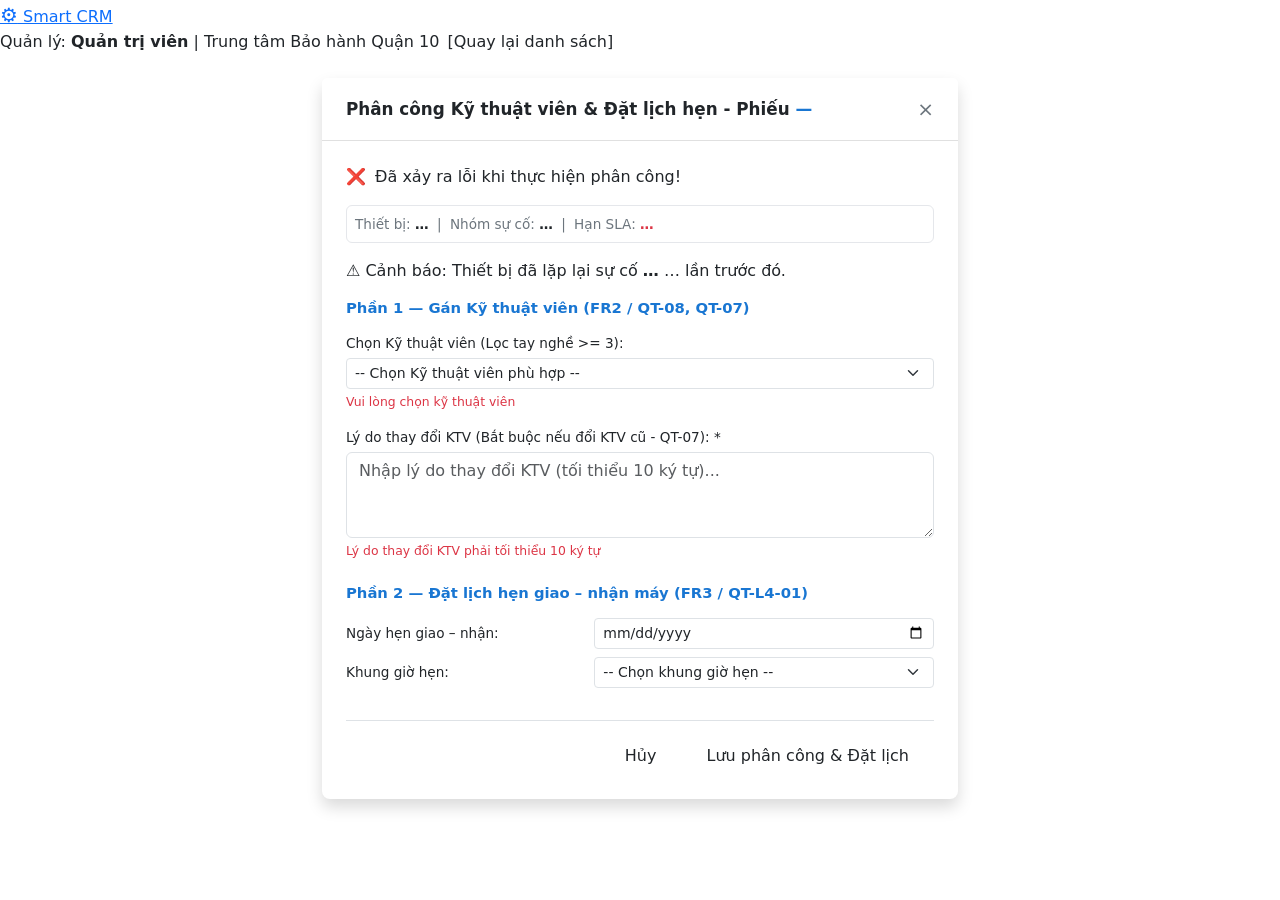
<file: src/main/resources/templates/tickets/assign-form.html>
<!DOCTYPE html>
<html lang="vi" xmlns:th="http://www.thymeleaf.org">
<head>
    <meta charset="UTF-8">
    <meta name="viewport" content="width=device-width, initial-scale=1.0">
    <title th:text="${title != null ? title : 'Phân công Kỹ thuật viên & Đặt lịch hẹn - Smart CRM'}">Phân công Kỹ thuật viên & Đặt lịch hẹn - Smart CRM</title>
    <!-- Bootstrap 5 CSS -->
    <link href="https://cdn.jsdelivr.net/npm/bootstrap@5.3.3/dist/css/bootstrap.min.css" rel="stylesheet">
    <link href="https://cdn.jsdelivr.net/npm/bootstrap-icons@1.11.3/font/bootstrap-icons.min.css" rel="stylesheet">
    <!-- Google Fonts Inter -->
    <link rel="preconnect" href="https://fonts.googleapis.com">
    <link rel="preconnect" href="https://fonts.gstatic.com" crossorigin>
    <link href="https://fonts.googleapis.com/css2?family=Inter:wght@400;500;600;700;800&display=swap" rel="stylesheet">
    <link rel="stylesheet" th:href="@{/css/style.css}">
</head>
<body class="crm-body">

    <!-- Header phong cách Smart CRM theo Wireframe -->
    <header class="crm-top-bar">
        <a th:href="@{/tickets/unassigned}" class="crm-brand">
            <span style="font-size: 1.25rem;">⚙️</span> Smart CRM
        </a>
        <div class="crm-user-info d-flex align-items-center gap-2">
            <span>
                Quản lý: <strong th:text="${session.currentUser != null ? session.currentUser.fullName : 'Quản trị viên'}">Quản trị viên</strong>
                | Trung tâm Bảo hành Quận 10
            </span>
            <a th:href="@{/tickets/unassigned}">[Quay lại danh sách]</a>
            <a th:href="@{/logout}" class="text-white text-decoration-underline ms-2">[Đăng xuất]</a>
        </div>
    </header>

    <main class="container py-4" style="max-width: 660px;">

        <!-- Card Container Form / Modal theo Wireframe MH2 -->
        <div class="card shadow border-0" style="border-radius: 8px;">

            <!-- Header Modal -->
            <div class="card-header bg-white py-3 px-4 d-flex justify-content-between align-items-center" style="border-bottom: 1px solid #e0e0e0;">
                <h5 class="card-title fw-bold mb-0" style="font-size: 1.05rem; color: #212529;">
                    Phân công Kỹ thuật viên &amp; Đặt lịch hẹn - Phiếu <span style="color: #1976D2;" th:text="${ticket != null ? '#' + ticket.ticketCode : '—'}">—</span>
                </h5>
                <a th:href="@{/tickets/unassigned}" class="text-secondary text-decoration-none fs-5" title="Đóng">&times;</a>
            </div>

            <div class="card-body p-4">

                <!-- Alert Lỗi nghiệp vụ từ hệ thống nếu có -->
                <div th:if="${errorMessage}" class="alert-wireframe-danger mb-3">
                    <span class="me-1">❌</span>
                    <span th:text="${errorMessage}">Đã xảy ra lỗi khi thực hiện phân công!</span>
                </div>

                <!-- Dòng thông tin tóm tắt phiếu -->
                <div class="p-2 mb-3 bg-white border rounded text-secondary" style="font-size: 0.85rem; border: 1px solid #e5e7eb !important;">
                    <span>Thiết bị: <strong class="text-dark" th:text="${ticket != null and ticket.deviceName != null ? ticket.deviceName : '—'}">…</strong></span>
                    <span class="mx-1">|</span>
                    <span>Nhóm sự cố: <strong class="text-dark" th:text="${ticket != null and ticket.categoryName != null ? ticket.categoryName : '—'}">…</strong></span>
                    <span class="mx-1">|</span>
                    <span>Hạn SLA: <strong class="text-danger" th:text="${ticket != null and ticket.dueDate != null ? #temporals.format(ticket.dueDate, 'dd/MM/yyyy HH:mm') : '—'}">…</strong></span>
                </div>

                <!-- Khung cảnh báo lỗi lặp (US6/FR6 & US5/FR5) -->
                <div th:if="${ticket != null and ticket.repeatCount != null and ticket.repeatCount >= 2}" class="alert-wireframe-warning mb-3">
                    ⚠️ Cảnh báo: Thiết bị đã lặp lại sự cố <strong th:text="${ticket.categoryName}">…</strong> <span th:text="${ticket.repeatCount}">…</span> lần trước đó.
                </div>

                <form method="post"
                      th:action="@{/tickets/{id}/assign(id=${ticket != null ? ticket.ticketId : 125})}"
                      th:object="${assignRequest}"
                      class="form-with-loading"
                      id="assignStandardForm">
                    <input type="hidden" id="currentTechId" name="currentTechId" th:value="${ticket != null and ticket.technicianId != null ? ticket.technicianId : ''}">

                    <!-- PHẦN 1 — Gán Kỹ thuật viên (FR2 / QT-08, QT-07) -->
                    <div class="mb-4">
                        <h6 class="fw-bold text-primary mb-3" style="font-size: 0.925rem; color: #1976D2 !important;">
                            Phần 1 — Gán Kỹ thuật viên (FR2 / QT-08, QT-07)
                        </h6>

                        <div class="mb-3">
                            <div class="d-flex justify-content-between align-items-center mb-1">
                                <label class="form-label mb-0" style="font-size: 0.85rem;" for="technicianId">
                                    Chọn Kỹ thuật viên (Lọc tay nghề &gt;= 3):
                                </label>
                            </div>

                            <select id="technicianId" th:field="*{technicianId}" class="form-select form-select-sm" onchange="checkTechnicianScheduleConflict()">
                                <option value="">-- Chọn Kỹ thuật viên phù hợp --</option>
                                <th:block th:if="${technicians != null and not technicians.empty}">
                                    <option th:each="tech : ${technicians}"
                                            th:value="${tech.technicianId}"
                                            th:text="${tech.fullName + ' (Bậc ' + tech.level + ' - Đang giữ ' + (tech.activeTicketsCount != null ? tech.activeTicketsCount : 0) + ' phiếu)'}">
                                        …
                                    </option>
                                </th:block>
                                <th:block th:if="${technicians == null or technicians.empty}">
                                    <option value="" disabled>-- Hiện chưa có KTV đủ điều kiện --</option>
                                </th:block>
                            </select>
                            <div th:if="${#fields != null and #fields.hasErrors('technicianId')}" class="text-danger mt-1" style="font-size: 0.775rem;" th:errors="*{technicianId}">
                                Vui lòng chọn kỹ thuật viên
                            </div>
                        </div>

                        <div class="mb-3">
                            <div class="d-flex justify-content-between align-items-center mb-1">
                                <label class="form-label mb-0" style="font-size: 0.85rem;" for="changeReason">
                                    Lý do thay đổi KTV (Bắt buộc nếu đổi KTV cũ - QT-07): *
                                </label>
                            </div>
                            <textarea id="changeReason" th:field="*{changeReason}" rows="3" minlength="10" class="form-control"
                                      placeholder="Nhập lý do thay đổi KTV (tối thiểu 10 ký tự)..."></textarea>
                            <div th:if="${#fields != null and #fields.hasErrors('changeReason')}" class="text-danger mt-1" style="font-size: 0.775rem;" th:errors="*{changeReason}">
                                Lý do thay đổi KTV phải tối thiểu 10 ký tự
                            </div>
                            <div id="changeReasonError" class="text-danger small mt-1" style="display: none;">
                                Lý do thay đổi KTV phải có ít nhất 10 ký tự khi thay đổi KTV cũ (QT-07).
                            </div>
                        </div>
                    </div>

                    <!-- PHẦN 2 — Đặt lịch hẹn giao - nhận máy (FR3 / QT-L4-01) -->
                    <div class="mb-4">
                        <h6 class="fw-bold text-primary mb-3" style="font-size: 0.925rem; color: #1976D2 !important;">
                            Phần 2 — Đặt lịch hẹn giao – nhận máy (FR3 / QT-L4-01)
                        </h6>

                        <div class="row g-2 align-items-center mb-2">
                            <div class="col-sm-5">
                                <label class="form-label mb-0" style="font-size: 0.85rem;" for="appointmentDate">
                                    Ngày hẹn giao – nhận:
                                </label>
                            </div>
                            <div class="col-sm-7">
                                <input type="date" id="appointmentDate" name="appointmentDate" class="form-control form-control-sm"
                                    th:min="${#temporals.format(T(java.time.LocalDate).now(), 'yyyy-MM-dd')}">
                                <div id="appointmentDateError" class="text-danger small mt-1" style="display: none;">
                                    Ngày hẹn giao – nhận máy không được ở trong quá khứ (QT-L4-01).
                                </div>
                            </div>
                        </div>

                        <div class="row g-2 align-items-center mb-2">
                            <div class="col-sm-5">
                                <label class="form-label mb-0" style="font-size: 0.85rem;" for="appointmentSlot">
                                    Khung giờ hẹn:
                                </label>
                            </div>
                            <div class="col-sm-7">
                                <select id="appointmentSlot" name="timeSlot" class="form-select form-select-sm" onchange="checkTechnicianScheduleConflict()">
                                    <option value="">-- Chọn khung giờ hẹn --</option>
                                    <th:block th:if="${timeSlots != null}">
                                        <option th:each="slot : ${timeSlots}" th:value="${slot}" th:text="${slot}">…</option>
                                    </th:block>
                                </select>
                            </div>
                        </div>

                        <!-- Khung cảnh báo gán trùng lịch (Chỉ hiển thị khi bị gán trùng - QT-L4-01) -->
                        <div id="conflictAlert" class="alert-wireframe-danger mt-2" th:style="${conflictMessage != null ? 'display: block;' : 'display: none;'}">
                            <div class="d-flex justify-content-between align-items-center">
                                <span id="conflictText" th:text="${conflictMessage}"></span>
                            </div>
                        </div>
                    </div>

                    <!-- Nút hành động theo Wireframe MH2 -->
                    <div class="d-flex justify-content-end gap-2 pt-3 border-top">
                        <a th:href="@{/tickets/unassigned}" class="btn btn-crm-secondary px-3">
                            Hủy
                        </a>
                        <button type="submit" class="btn btn-crm-primary px-4">
                            Lưu phân công &amp; Đặt lịch
                        </button>
                    </div>

                </form>

            </div>
        </div>

    </main>

    <!-- Bootstrap 5 Bundle JS -->
    <script src="https://cdn.jsdelivr.net/npm/bootstrap@5.3.3/dist/js/bootstrap.bundle.min.js"></script>
    <script th:src="@{/js/app.js}"></script>
</body>
</html>
</file>
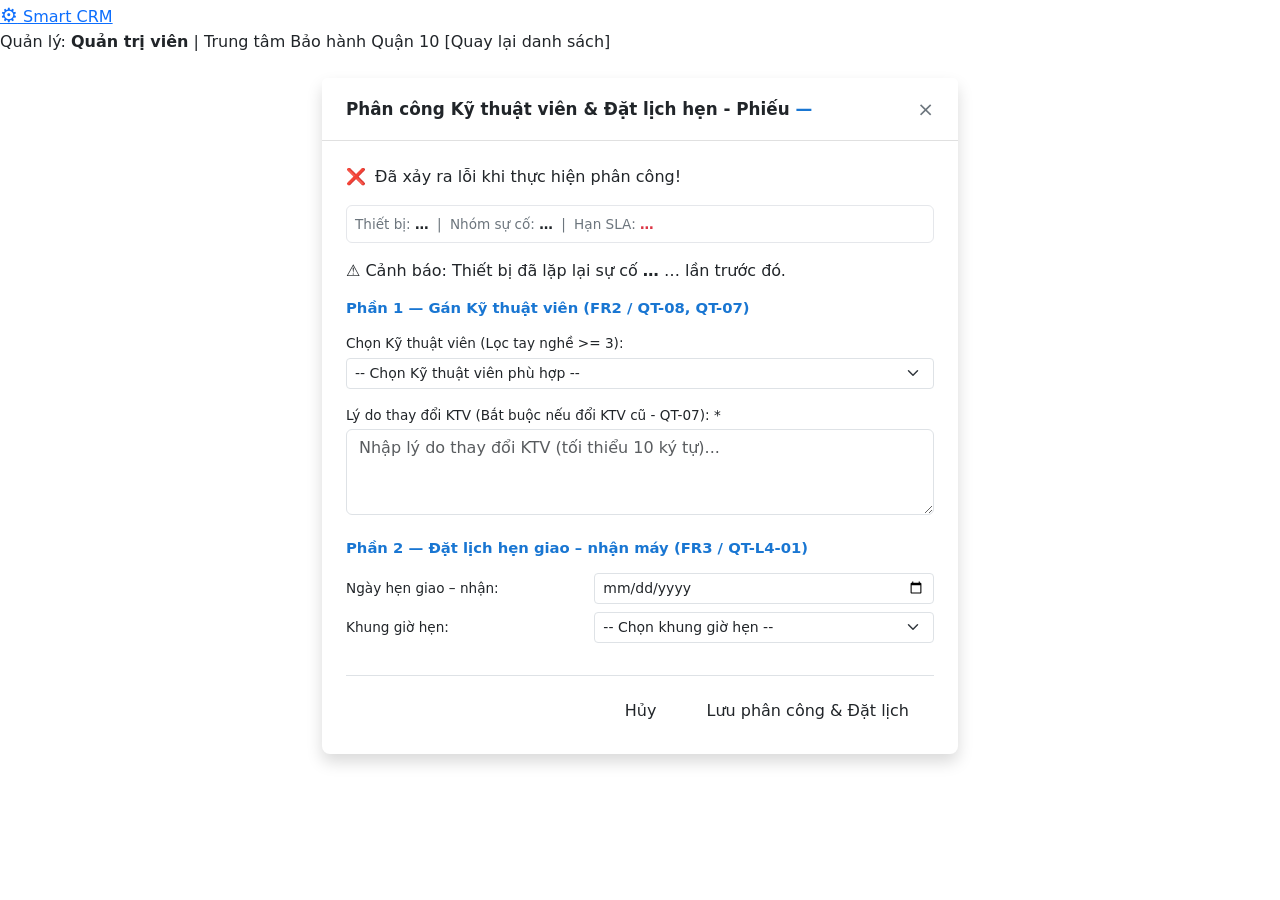
<file: src/main/resources/templates/tickets/assign-modal.html>
<!DOCTYPE html>
<html lang="vi" xmlns:th="http://www.thymeleaf.org">
<head>
    <meta charset="UTF-8">
    <meta name="viewport" content="width=device-width, initial-scale=1.0">
    <title th:text="${title != null ? title : 'Phân công Kỹ thuật viên & Đặt lịch hẹn - Smart CRM'}">Phân công Kỹ thuật viên & Đặt lịch hẹn - Smart CRM</title>
    <!-- Bootstrap 5 CSS -->
    <link href="https://cdn.jsdelivr.net/npm/bootstrap@5.3.3/dist/css/bootstrap.min.css" rel="stylesheet">
    <link href="https://cdn.jsdelivr.net/npm/bootstrap-icons@1.11.3/font/bootstrap-icons.min.css" rel="stylesheet">
    <!-- Google Fonts Inter -->
    <link rel="preconnect" href="https://fonts.googleapis.com">
    <link rel="preconnect" href="https://fonts.gstatic.com" crossorigin>
    <link href="https://fonts.googleapis.com/css2?family=Inter:wght@400;500;600;700;800&display=swap" rel="stylesheet">
    <link rel="stylesheet" th:href="@{/css/style.css}">
</head>
<body class="crm-body">

    <!-- Header phong cách Smart CRM theo Wireframe -->
    <header class="crm-top-bar">
        <a th:href="@{/tickets/unassigned}" class="crm-brand">
            <span style="font-size: 1.25rem;">⚙️</span> Smart CRM
        </a>
        <div class="crm-user-info">
            <span>Quản lý: <strong th:text="${session.currentUser != null ? session.currentUser.fullName : 'Quản trị viên'}">Quản trị viên</strong> | Trung tâm Bảo hành Quận 10</span>
            <a th:href="@{/tickets/unassigned}">[Quay lại danh sách]</a>
        </div>
    </header>

    <main class="container py-4" style="max-width: 660px;">

        <!-- Card Container Modal theo Wireframe MH2 -->
        <div class="card shadow border-0" style="border-radius: 8px;">

            <!-- Header Modal -->
            <div class="card-header bg-white py-3 px-4 d-flex justify-content-between align-items-center" style="border-bottom: 1px solid #e0e0e0;">
                <h5 class="card-title fw-bold mb-0" style="font-size: 1.05rem; color: #212529;">
                    Phân công Kỹ thuật viên &amp; Đặt lịch hẹn - Phiếu <span style="color: #1976D2;" th:text="${ticket != null ? '#' + ticket.ticketCode : '—'}">—</span>
                </h5>
                <a th:href="@{/tickets/unassigned}" class="text-secondary text-decoration-none fs-5" title="Đóng">&times;</a>
            </div>

            <div class="card-body p-4">

                <!-- Alert Lỗi nghiệp vụ từ hệ thống nếu có -->
                <div th:if="${errorMessage}" class="alert-wireframe-danger mb-3">
                    <span class="me-1">❌</span>
                    <span th:text="${errorMessage}">Đã xảy ra lỗi khi thực hiện phân công!</span>
                </div>

                <!-- Dòng thông tin tóm tắt phiếu -->
                <div class="p-2 mb-3 bg-white border rounded text-secondary" style="font-size: 0.85rem; border: 1px solid #e5e7eb !important;">
                    <span>Thiết bị: <strong class="text-dark" th:text="${ticket != null and ticket.deviceName != null ? ticket.deviceName : '—'}">…</strong></span>
                    <span class="mx-1">|</span>
                    <span>Nhóm sự cố: <strong class="text-dark" th:text="${ticket != null and ticket.categoryName != null ? ticket.categoryName : '—'}">…</strong></span>
                    <span class="mx-1">|</span>
                    <span>Hạn SLA: <strong class="text-danger" th:text="${ticket != null and ticket.dueDate != null ? #temporals.format(ticket.dueDate, 'dd/MM/yyyy HH:mm') : '—'}">…</strong></span>
                </div>

                <!-- Khung cảnh báo lỗi lặp (US6/FR6 & US5/FR5) -->
                <div th:if="${ticket != null and ticket.repeatCount != null and ticket.repeatCount >= 2}" class="alert-wireframe-warning mb-3">
                    ⚠️ Cảnh báo: Thiết bị đã lặp lại sự cố <strong th:text="${ticket.categoryName}">…</strong> <span th:text="${ticket.repeatCount}">…</span> lần trước đó.
                </div>

                <form method="post" th:action="@{/tickets/{id}/assign(id=${ticket != null ? ticket.ticketId : 125})}" class="form-with-loading" id="assignModalForm">
                    <input type="hidden" id="currentTechId" name="currentTechId" th:value="${ticket != null and ticket.technicianId != null ? ticket.technicianId : ''}">

                    <!-- PHẦN 1 — Gán Kỹ thuật viên (FR2 / QT-08, QT-07) -->
                    <div class="mb-4">
                        <h6 class="fw-bold text-primary mb-3" style="font-size: 0.925rem; color: #1976D2 !important;">
                            Phần 1 — Gán Kỹ thuật viên (FR2 / QT-08, QT-07)
                        </h6>

                        <div class="mb-3">
                            <div class="d-flex justify-content-between align-items-center mb-1">
                                <label class="form-label mb-0" style="font-size: 0.85rem;" for="technicianId">
                                    Chọn Kỹ thuật viên (Lọc tay nghề &gt;= 3):
                                </label>
                            </div>

                            <select id="technicianId" name="technicianId" class="form-select form-select-sm" onchange="checkTechnicianScheduleConflict()">
                                <option value="">-- Chọn Kỹ thuật viên phù hợp --</option>
                                <th:block th:if="${technicians != null and not technicians.empty}">
                                    <option th:each="tech : ${technicians}"
                                            th:value="${tech.technicianId}"
                                            th:text="${tech.fullName + ' (Bậc ' + tech.level + ' - Đang giữ ' + (tech.activeTicketsCount != null ? tech.activeTicketsCount : 0) + ' phiếu)'}">
                                        …
                                    </option>
                                </th:block>
                                <th:block th:if="${technicians == null or technicians.empty}">
                                    <option value="" disabled>-- Hiện chưa có KTV đủ điều kiện --</option>
                                </th:block>
                            </select>
                        </div>

                        <div class="mb-3">
                            <div class="d-flex justify-content-between align-items-center mb-1">
                                <label class="form-label mb-0" style="font-size: 0.85rem;" for="changeReason">
                                    Lý do thay đổi KTV (Bắt buộc nếu đổi KTV cũ - QT-07): *
                                </label>
                            </div>
                            <textarea name="changeReason" id="changeReason" class="form-control" rows="3" minlength="10" placeholder="Nhập lý do thay đổi KTV (tối thiểu 10 ký tự)..."></textarea>
                            <div id="changeReasonError" class="text-danger small mt-1" style="display: none;">
                                Lý do thay đổi KTV phải có ít nhất 10 ký tự khi thay đổi KTV cũ (QT-07).
                            </div>
                        </div>
                    </div>

                    <!-- PHẦN 2 — Đặt lịch hẹn giao - nhận máy (FR3 / QT-L4-01) -->
                    <div class="mb-4">
                        <h6 class="fw-bold text-primary mb-3" style="font-size: 0.925rem; color: #1976D2 !important;">
                            Phần 2 — Đặt lịch hẹn giao – nhận máy (FR3 / QT-L4-01)
                        </h6>

                        <div class="row g-2 align-items-center mb-2">
                            <div class="col-sm-5">
                                <label class="form-label mb-0" style="font-size: 0.85rem;" for="appointmentDate">
                                    Ngày hẹn giao – nhận:
                                </label>
                            </div>
                            <div class="col-sm-7">
                                <input type="date" id="appointmentDate" name="appointmentDate" class="form-control form-control-sm"
                                    th:min="${#temporals.format(T(java.time.LocalDate).now(), 'yyyy-MM-dd')}">
                                <div id="modalAppointmentDateError" class="text-danger small mt-1" style="display: none;">
                                    Ngày hẹn giao – nhận máy không được ở trong quá khứ (QT-L4-01).
                                </div>
                            </div>
                        </div>

                        <div class="row g-2 align-items-center mb-2">
                            <div class="col-sm-5">
                                <label class="form-label mb-0" style="font-size: 0.85rem;" for="appointmentSlot">
                                    Khung giờ hẹn:
                                </label>
                            </div>
                            <div class="col-sm-7">
                                <select id="appointmentSlot" name="timeSlot" class="form-select form-select-sm" onchange="checkTechnicianScheduleConflict()">
                                    <option value="">-- Chọn khung giờ hẹn --</option>
                                    <th:block th:if="${timeSlots != null}">
                                        <option th:each="slot : ${timeSlots}" th:value="${slot}" th:text="${slot}">…</option>
                                    </th:block>
                                </select>
                            </div>
                        </div>

                        <!-- Khung cảnh báo gán trùng lịch (Chỉ hiển thị khi bị gán trùng - QT-L4-01) -->
                        <div id="conflictAlert" class="alert-wireframe-danger mt-2" th:style="${conflictMessage != null ? 'display: block;' : 'display: none;'}">
                            <div class="d-flex justify-content-between align-items-center">
                                <span id="conflictText" th:text="${conflictMessage}"></span>
                            </div>
                        </div>
                    </div>

                    <!-- Nút hành động theo Wireframe MH2 -->
                    <div class="d-flex justify-content-end gap-2 pt-3 border-top">
                        <a th:href="@{/tickets/unassigned}" class="btn btn-crm-secondary px-3">
                            Hủy
                        </a>
                        <button type="submit" class="btn btn-crm-primary px-4">
                            Lưu phân công &amp; Đặt lịch
                        </button>
                    </div>

                </form>

            </div>
        </div>

    </main>

    <!-- Bootstrap 5 Bundle JS -->
    <script src="https://cdn.jsdelivr.net/npm/bootstrap@5.3.3/dist/js/bootstrap.bundle.min.js"></script>
    <script th:src="@{/js/app.js}"></script>
</body>
</html>
</file>
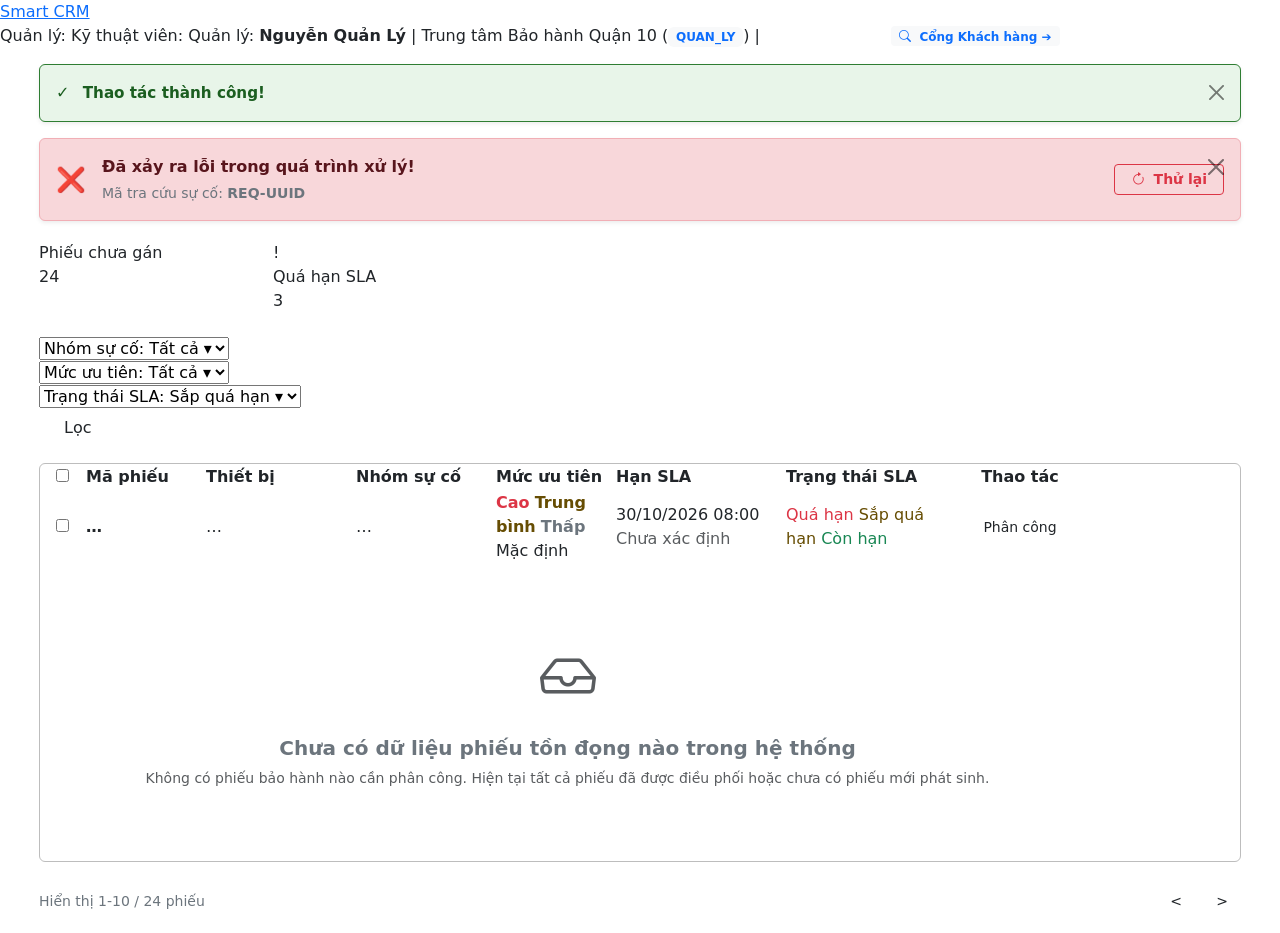
<file: src/main/resources/templates/tickets/unassigned-list.html>
<!DOCTYPE html>
<html lang="vi" xmlns:th="http://www.thymeleaf.org">

<head>
    <meta charset="UTF-8">
    <meta name="viewport" content="width=device-width, initial-scale=1.0">
    <title th:text="${title != null ? title : 'Smart CRM - Danh Sách Phiếu Chưa Phân Công'}">Smart CRM - Danh Sách Phiếu
        Chưa Phân Công</title>
    <!-- Bootstrap 5 CSS -->
    <link href="https://cdn.jsdelivr.net/npm/bootstrap@5.3.3/dist/css/bootstrap.min.css" rel="stylesheet">
    <link href="https://cdn.jsdelivr.net/npm/bootstrap-icons@1.11.3/font/bootstrap-icons.min.css" rel="stylesheet">
    <!-- Google Fonts Inter -->
    <link rel="preconnect" href="https://fonts.googleapis.com">
    <link rel="preconnect" href="https://fonts.gstatic.com" crossorigin>
    <link href="https://fonts.googleapis.com/css2?family=Inter:wght@400;500;600;700;800&display=swap" rel="stylesheet">
    <!-- CRM Stylesheet -->
    <link rel="stylesheet" th:href="@{/css/style.css}">
</head>

<body class="crm-body">

    <!-- Header bar theo Wireframe MH1: Nền xanh #1976D2 -->
    <header class="crm-top-bar">
        <a th:href="@{/tickets/unassigned}" class="crm-brand">
            Smart CRM
        </a>
        <div class="crm-user-info d-flex align-items-center gap-2">
            <span>
                <span th:if="${session.currentUser != null and session.currentUser.role == 'QUAN_LY'}">Quản lý: </span>
                <span th:if="${session.currentUser != null and session.currentUser.role == 'KY_THUAT_VIEN'}">Kỹ thuật
                    viên: </span>
                <span th:if="${session.currentUser == null}">Quản lý: </span>
                <strong
                    th:text="${session.currentUser != null ? session.currentUser.fullName : 'Nguyễn Quản Lý'}">Nguyễn
                    Quản Lý</strong>
                | Trung tâm Bảo hành Quận 10
                (<span class="badge bg-light text-primary"
                    th:text="${session.currentUser != null ? session.currentUser.role : 'QUAN_LY'}">QUAN_LY</span>) |
            </span>
            <a th:href="@{/logout}" class="text-white text-decoration-underline fw-semibold">[Đăng xuất]</a>
            <a th:href="@{/lookup}" target="_blank"
                class="badge bg-light text-primary text-decoration-none px-2 py-1 ms-2"
                style="font-size: 0.75rem; border-radius: 4px;">
                <i class="bi bi-search me-1"></i> Cổng Khách hàng ➔
            </a>
        </div>
    </header>

    <main class="container-fluid px-4 py-3" style="max-width: 1250px;">

        <!-- Thông báo Thành công -->
        <div th:if="${successMessage}" class="alert alert-success alert-dismissible fade show fw-bold shadow-sm"
            style="color: #1B5E20 !important; background-color: #E8F5E9 !important; border: 1px solid #2E7D32 !important; font-size: 0.95rem;"
            role="alert">
            <span class="me-2 fs-6">✓</span>
            <span th:text="${successMessage}">Thao tác thành công!</span>
            <button type="button" class="btn-close" data-bs-dismiss="alert" aria-label="Close"></button>
        </div>

        <!-- 3. ERROR STATE: Alert Banner màu đỏ thông báo lỗi an toàn kèm mã tra cứu requestId và nút Thử lại -->
        <div th:if="${errorMessage != null or param.error != null}" id="uiServerErrorAlert"
            class="alert alert-danger alert-dismissible fade show fw-medium shadow-sm d-flex align-items-center justify-content-between p-3 mb-3 crm-error-banner"
            role="alert">
            <div class="d-flex align-items-center gap-3">
                <span class="fs-4">❌</span>
                <div>
                    <div class="fw-bold"
                        th:text="${errorMessage != null ? errorMessage : 'Hệ thống đang gặp sự cố. Vui lòng thử lại sau.'}">
                        Đã xảy ra lỗi trong quá trình xử lý!
                    </div>
                    <div class="small mt-1 text-secondary">
                        Mã tra cứu sự cố: <strong class="crm-request-id-badge"
                            th:text="${requestId != null ? requestId : 'N/A'}">REQ-UUID</strong>
                    </div>
                </div>
            </div>
            <div class="d-flex align-items-center gap-2">
                <button type="button" class="btn btn-outline-danger btn-sm px-3 fw-bold"
                    onclick="window.location.reload()">
                    <i class="bi bi-arrow-clockwise me-1"></i> Thử lại
                </button>
                <button type="button" class="btn-close" data-bs-dismiss="alert" aria-label="Close"></button>
            </div>
        </div>

        <!-- Dynamic Client-side Error Banner (cho AJAX / Fetch hoặc Network Error) -->
        <div id="uiDynamicErrorBanner"
            class="alert alert-danger alert-dismissible fade show fw-medium shadow-sm align-items-center justify-content-between p-3 mb-3 crm-error-banner"
            style="display: none;" role="alert">
            <div class="d-flex align-items-center gap-3">
                <span class="fs-4">❌</span>
                <div>
                    <div class="fw-bold" id="uiDynamicErrorMessage">Hệ thống đang gặp sự cố. Vui lòng thử lại sau.</div>
                    <div class="small mt-1 text-secondary">
                        Mã tra cứu sự cố: <strong class="crm-request-id-badge" id="uiDynamicRequestId">N/A</strong>
                    </div>
                </div>
            </div>
            <div class="d-flex align-items-center gap-2">
                <button type="button" class="btn btn-outline-danger btn-sm px-3 fw-bold"
                    onclick="window.location.reload()">
                    <i class="bi bi-arrow-clockwise me-1"></i> Thử lại
                </button>
                <button type="button" class="btn-close"
                    onclick="document.getElementById('uiDynamicErrorBanner').style.display='none'"
                    aria-label="Close"></button>
            </div>
        </div>

        <!-- 1. LOADING STATE (Spinner / Khung xương Skeleton "Đang tải danh sách phiếu bảo hành... Vui lòng chờ trong giây lát.") -->
        <div id="uiLoadingState" class="crm-loading-state text-center my-3 py-4" style="display: none;" th:style="${param.loading != null ? 'display: block;' : 'display: none;'}">
            <div class="spinner-border text-primary mb-3" style="width: 3rem; height: 3rem;" role="status">
                <span class="visually-hidden">Đang tải...</span>
            </div>
            <h6 class="fw-bold text-primary mb-2">Đang tải danh sách phiếu bảo hành... Vui lòng chờ trong giây lát.</h6>
            <div class="mx-auto mt-3" style="max-width: 800px;">
                <div class="crm-skeleton-line" style="width: 100%; height: 26px;"></div>
                <div class="crm-skeleton-line" style="width: 95%; height: 20px;"></div>
                <div class="crm-skeleton-line" style="width: 90%; height: 20px;"></div>
                <div class="crm-skeleton-line" style="width: 85%; height: 20px;"></div>
            </div>
        </div>

        <!-- 2 Thẻ chỉ số KPI ở trên cùng theo Wireframe MH1 -->
        <section class="d-flex flex-wrap gap-4 mb-4 pt-1" th:style="${param.loading != null ? 'display: none !important;' : null}">
            <!-- Thẻ 1: Phiếu chưa gán (Số lượng hiển thị màu đen: 24) -->
            <div class="crm-kpi-card" style="width: 210px;">
                <div class="kpi-label">Phiếu chưa gán</div>
                <div class="kpi-value"
                    th:text="${totalUnassigned != null ? totalUnassigned : (tickets != null ? tickets.size() : 24)}">24
                </div>
            </div>

            <!-- Thẻ 2: Quá hạn SLA (Khung viền đỏ cảnh báo, số lượng màu đỏ kèm icon !) -->
            <div class="crm-kpi-card danger" style="width: 210px;">
                <span class="crm-kpi-alert-icon">!</span>
                <div class="kpi-label">Quá hạn SLA</div>
                <div class="kpi-value" th:text="${overdueCount != null ? overdueCount : 3}">3</div>
            </div>
        </section>

        <!-- Thanh Bộ lọc (Filter Bar) theo Wireframe MH1 -->
        <section class="crm-filter-bar mb-3" th:style="${param.loading != null ? 'display: none !important;' : null}">
            <!-- Dropdown Nhóm sự cố -->
            <div>
                <select id="categoryFilter" class="crm-filter-select">
                    <option value="all">Nhóm sự cố: Tất cả ▾</option>
                    <option value="màn hình">Màn hình</option>
                    <option value="pin">Pin</option>
                    <option value="sạc">Sạc</option>
                    <option value="phần mềm">Phần mềm</option>
                    <option value="nước vào">Nước vào</option>
                    <option value="khác">Khác</option>
                </select>
            </div>

            <!-- Dropdown Mức ưu tiên -->
            <div>
                <select id="priorityFilter" class="crm-filter-select">
                    <option value="ALL">Mức ưu tiên: Tất cả ▾</option>
                    <option value="CAO">Cao</option>
                    <option value="TRUNG_BINH">Trung bình</option>
                    <option value="THAP">Thấp</option>
                </select>
            </div>

            <!-- Dropdown Trạng thái SLA -->
            <div>
                <select id="slaFilter" class="crm-filter-select" style="min-width: 230px;">
                    <option value="ALL">Trạng thái SLA: Tất cả ▾</option>
                    <option value="CON_HAN">Còn hạn</option>
                    <option value="SAP_QUA_HAN" selected>Trạng thái SLA: Sắp quá hạn ▾</option>
                    <option value="QUA_HAN">Quá hạn</option>
                </select>
            </div>

            <!-- Nút xanh Lọc -->
            <button type="button" class="btn btn-crm-primary px-4" onclick="applyTicketFilter()">
                Lọc
            </button>
        </section>

        <!-- Bảng dữ liệu (Data Table) theo Wireframe MH1 -->
        <div class="table-responsive border rounded" style="border-color: #BDBDBD !important;" th:style="${param.loading != null ? 'display: none !important;' : 'border-color: #BDBDBD !important;'}">
                <table class="crm-table mb-0">
                    <thead>
                        <tr>
                            <th style="width: 45px; text-align: center;">
                                <input type="checkbox" id="selectAllCheckbox" title="Chọn tất cả">
                            </th>
                            <th style="width: 120px;">Mã phiếu</th>
                            <th style="width: 150px;">Thiết bị</th>
                            <th style="width: 140px;">Nhóm sự cố</th>
                            <th style="width: 120px;">Mức ưu tiên</th>
                            <th style="width: 170px;">Hạn SLA</th>
                            <th style="width: 160px;">Trạng thái SLA</th>
                            <th style="width: 150px; text-align: center;">Thao tác</th>
                        </tr>
                    </thead>
                    <tbody id="ticketTableBody">
                        <!-- 2. EMPTY STATE: Khi bộ lọc tìm kiếm không có kết quả -->
                        <tr id="emptyFilterRow" style="display: none;">
                            <td colspan="8" class="text-center py-5">
                                <div class="py-3">
                                    <i class="bi bi-inbox text-muted" style="font-size: 2.75rem;"></i>
                                    <h6 class="fw-bold text-secondary mt-2 mb-1">Không có phiếu bảo hành nào cần phân
                                        công</h6>
                                    <p class="text-muted small mb-3">Không tìm thấy phiếu yêu cầu nào phù hợp với bộ lọc
                                        hiện tại.</p>
                                    <button type="button" class="btn btn-outline-primary btn-sm px-3 fw-semibold"
                                        onclick="resetTicketFilter()">
                                        <i class="bi bi-arrow-counterclockwise me-1"></i> Xóa bộ lọc
                                    </button>
                                </div>
                            </td>
                        </tr>

                        <!-- Hiển thị dữ liệu động nếu Controller truyền tickets -->
                        <th:block th:if="${tickets != null and not tickets.empty and param.empty == null}">
                            <tr th:each="t : ${tickets}" class="ticket-row"
                                th:classappend="${t.slaStatus == 'QUA_HAN' ? 'row-urgent' : (t.priority == 'CAO' ? 'row-urgent' : '')}"
                                th:data-category="${t.categoryName}" th:data-priority="${t.priority}"
                                th:data-sla="${t.slaStatus}">

                                <td class="text-center">
                                    <input type="checkbox" class="ticket-checkbox">
                                </td>
                                <td>
                                    <strong th:text="${'#' + t.ticketCode}">…</strong>
                                </td>
                                <td>
                                    <span th:text="${t.deviceName != null ? t.deviceName : 'Thiết bị'}">…</span>
                                </td>
                                <td th:text="${t.categoryName != null ? t.categoryName : 'Khác'}">…</td>

                                <!-- Cột Mức ưu tiên -->
                                <td>
                                    <span th:if="${t.priority == 'CAO'}" class="text-danger fw-semibold">Cao</span>
                                    <span th:if="${t.priority == 'TRUNG_BINH'}"
                                        class="text-warning-emphasis fw-semibold">Trung bình</span>
                                    <span th:if="${t.priority == 'THAP'}" class="text-secondary fw-semibold">Thấp</span>
                                    <span
                                        th:if="${t.priority != 'CAO' and t.priority != 'TRUNG_BINH' and t.priority != 'THAP'}"
                                        th:text="${t.priority}">Mặc định</span>
                                </td>

                                <!-- Cột Hạn SLA (dd/MM/yyyy HH:mm) -->
                                <td>
                                    <span th:if="${t.dueDate != null}"
                                        th:text="${#temporals.format(t.dueDate, 'dd/MM/yyyy HH:mm')}">30/10/2026
                                        08:00</span>
                                    <span th:if="${t.dueDate == null}" class="text-muted">Chưa xác định</span>
                                </td>

                                <!-- Cột Trạng thái SLA với chấm màu -->
                                <td>
                                    <!-- Quá hạn: Chấm đỏ -->
                                    <span th:if="${t.slaStatus == 'QUA_HAN'}" class="sla-badge text-danger">
                                        <span class="sla-dot red"></span>
                                        <span>Quá hạn</span>
                                    </span>
                                    <!-- Sắp quá hạn: Chấm vàng -->
                                    <span th:if="${t.slaStatus == 'SAP_QUA_HAN'}" class="sla-badge text-warning-emphasis">
                                        <span class="sla-dot yellow"></span>
                                        <span>Sắp quá hạn</span>
                                    </span>
                                    <!-- Còn hạn: Chấm xanh -->
                                    <span th:if="${t.slaStatus == 'CON_HAN' or t.slaStatus == null}" class="sla-badge text-success">
                                        <span class="sla-dot green"></span>
                                        <span>Còn hạn</span>
                                    </span>
                                </td>

                                <!-- Cột Thao tác: Nút xanh Phân công -->
                                <td class="text-center">
                                    <button type="button" class="btn btn-crm-primary btn-sm"
                                        th:data-ticket-id="${t.ticketId}" th:data-ticket-code="${t.ticketCode}"
                                        th:data-device-name="${t.deviceName}" th:data-category-name="${t.categoryName}"
                                        th:data-due-date="${t.dueDate != null ? #temporals.format(t.dueDate, 'dd/MM/yyyy HH:mm') : ''}"
                                        th:data-repeat-count="${t.repeatCount != null ? t.repeatCount : 0}"
                                        th:data-current-tech-id="${t.technicianId != null ? t.technicianId : ''}"
                                        th:data-current-tech-name="${t.technicianName != null ? t.technicianName : ''}"
                                        onclick="openAssignModalFromRow(this)">
                                        Phân công
                                    </button>
                                </td>
                            </tr>
                        </th:block>

                        <!-- 2. EMPTY STATE: Hiển thị khi danh sách phiếu rỗng từ máy chủ -->
                        <th:block th:if="${tickets == null or tickets.empty or param.empty != null}">
                            <tr id="emptyServerRow">
                                <td colspan="8" class="text-center py-5">
                                    <div class="py-4">
                                        <i class="bi bi-inbox text-muted" style="font-size: 3.5rem;"></i>
                                        <h5 class="fw-bold text-secondary mt-3 mb-2">Chưa có dữ liệu phiếu tồn đọng nào trong hệ thống</h5>
                                        <p class="text-muted small mb-0">Không có phiếu bảo hành nào cần phân công. Hiện tại tất cả phiếu đã được điều phối hoặc chưa có phiếu mới phát sinh.</p>
                                    </div>
                                </td>
                            </tr>
                        </th:block>
                    </tbody>
                </table>
            </div>

            <!-- Phân trang theo Wireframe MH1 -->
            <div id="paginationContainer" class="d-flex justify-content-between align-items-center mt-3 pt-2 text-secondary"
                style="font-size: 0.875rem;" th:style="${param.loading != null ? 'display: none !important;' : 'font-size: 0.875rem;'}">
                <div id="paginationInfo">
                    <span id="paginationText" th:text="${tickets != null and not tickets.empty ? 'Hiển thị 1-' + tickets.size() + ' / ' + (totalUnassigned != null ? totalUnassigned : tickets.size()) + ' phiếu' : 'Hiển thị 0 / 0 phiếu'}">Hiển thị 1-10 / 24 phiếu</span>
                </div>
                <div class="d-flex gap-2">
                    <button type="button" id="prevPageBtn" class="btn btn-crm-secondary btn-sm" style="min-width: 38px;"
                        th:disabled="${tickets == null or tickets.empty}">&lt;</button>
                    <button type="button" id="nextPageBtn" class="btn btn-crm-secondary btn-sm" style="min-width: 38px;"
                        th:disabled="${tickets == null or tickets.empty}">&gt;</button>
                </div>
            </div>

    </main>

    <!-- =========================================================================
         MÀN HÌNH 2: MODAL PHÂN CÔNG KTV & ĐẶT LỊCH HẸN (Tích hợp trong Màn hình 1)
         ========================================================================= -->
    <div class="modal fade" id="assignModal" tabindex="-1" aria-labelledby="assignModalLabel" aria-hidden="true">
        <div class="modal-dialog modal-dialog-centered modal-lg">
            <div class="modal-content shadow border-0" style="border-radius: 8px; background-color: #ffffff;">

                <!-- Header Modal -->
                <div class="modal-header py-3 px-4"
                    style="border-bottom: 1px solid #e0e0e0; background-color: #ffffff;">
                    <h5 class="modal-title fw-bold" id="assignModalLabel" style="font-size: 1.05rem; color: #212529;">
                        Phân công Kỹ thuật viên &amp; Đặt lịch hẹn - Phiếu #<span
                            id="modalTicketCodeTitle">—</span>
                    </h5>
                    <button type="button" class="btn-close" data-bs-dismiss="modal" aria-label="Close"></button>
                </div>

                <div class="modal-body px-4 py-3" style="background-color: #ffffff;">
                    <!-- Khung tóm tắt thông tin phiếu -->
                    <div id="modalSummaryBox" class="p-2 mb-3 bg-white border rounded text-secondary"
                        style="font-size: 0.85rem; border: 1px solid #e5e7eb !important;">
                        <span id="modalSummaryText">Thiết bị: — | Nhóm sự cố: — | Hạn SLA: —</span>
                    </div>

                    <!-- Khung cảnh báo lỗi lặp (US6/FR6 & US5/FR5) -->
                    <div id="modalRepeatAlert" class="alert-wireframe-warning mb-3" style="display: none;">
                        ⚠️ Cảnh báo: Thiết bị đã lặp lại sự cố <strong id="modalRepeatCategory">…</strong> <span
                            id="modalRepeatCount">…</span> lần trước đó.
                    </div>

                    <form id="modalAssignForm" method="post" th:action="@{/tickets/1/assign}">
                        <input type="hidden" name="source" value="modal">
                        <input type="hidden" id="modalCurrentTechId" name="currentTechId" value="">

                        <!-- PHẦN 1 — Gán Kỹ thuật viên (FR2 / QT-08, QT-07) -->
                        <div class="mb-3">
                            <h6 class="fw-bold text-primary mb-2" style="font-size: 0.9rem;">
                                Phần 1 — Gán Kỹ thuật viên (FR2 / QT-08, QT-07)
                            </h6>

                            <div class="mb-3">
                                <div class="d-flex justify-content-between align-items-center mb-1">
                                    <label class="form-label mb-0" style="font-size: 0.85rem;"
                                        for="modalTechnicianSelect">
                                        Chọn Kỹ thuật viên (Lọc tay nghề &gt;= 3):
                                    </label>
                                </div>
                                <select id="modalTechnicianSelect" name="technicianId"
                                    class="form-select form-select-sm" onchange="checkTechnicianScheduleConflict()">
                                    <option value="">-- Chọn Kỹ thuật viên phù hợp --</option>
                                </select>
                            </div>

                            <div class="mb-3">
                                <div class="d-flex justify-content-between align-items-center mb-1">
                                    <label class="form-label mb-0" style="font-size: 0.85rem;" for="changeReason">
                                        Lý do thay đổi KTV (Bắt buộc nếu đổi KTV cũ - QT-07): *
                                    </label>
                                </div>
                                <textarea name="changeReason" id="changeReason" class="form-control" rows="3"
                                    minlength="10"
                                    placeholder="Nhập lý do thay đổi KTV (tối thiểu 10 ký tự)..."></textarea>
                                <div id="changeReasonError" class="text-danger small mt-1" style="display: none;">
                                    Lý do thay đổi KTV phải có ít nhất 10 ký tự khi thay đổi KTV cũ (QT-07).
                                </div>
                            </div>
                        </div>

                        <!-- PHẦN 2 — Đặt lịch hẹn giao - nhận máy (FR3 / QT-L4-01) -->
                        <div class="mb-3">
                            <h6 class="fw-bold text-primary mb-2" style="font-size: 0.9rem;">
                                Phần 2 — Đặt lịch hẹn giao – nhận máy (FR3 / QT-L4-01)
                            </h6>

                            <div class="row g-2 align-items-center mb-2">
                                <div class="col-sm-5">
                                    <label class="form-label mb-0" style="font-size: 0.85rem;"
                                        for="modalAppointmentDate">
                                        Ngày hẹn giao – nhận:
                                    </label>
                                </div>
                                <div class="col-sm-7">
                                    <input type="date" id="modalAppointmentDate" name="appointmentDate"
                                        class="form-control form-control-sm"
                                        th:min="${#temporals.format(T(java.time.LocalDate).now(), 'yyyy-MM-dd')}">
                                    <div id="modalAppointmentDateError" class="text-danger small mt-1" style="display: none;">
                                        Ngày hẹn giao – nhận máy không được ở trong quá khứ (QT-L4-01).
                                    </div>
                                </div>
                            </div>

                            <div class="row g-2 align-items-center mb-2">
                                <div class="col-sm-5">
                                    <label class="form-label mb-0" style="font-size: 0.85rem;" for="modalTimeSlot">
                                        Khung giờ hẹn:
                                    </label>
                                </div>
                                <div class="col-sm-7">
                                    <select id="modalTimeSlot" name="timeSlot" class="form-select form-select-sm"
                                        onchange="checkTechnicianScheduleConflict()">
                                        <option value="">-- Chọn khung giờ hẹn --</option>
                                        <th:block th:if="${timeSlots != null}">
                                            <option th:each="slot : ${timeSlots}" th:value="${slot}" th:text="${slot}">…</option>
                                        </th:block>
                                    </select>
                                </div>
                            </div>

                            <!-- Khung cảnh báo gán trùng lịch (Chỉ hiển thị khi bị gán trùng - QT-L4-01) -->
                            <div id="modalConflictAlert" class="alert-wireframe-danger mt-2" style="display: none;">
                                <div class="d-flex justify-content-between align-items-center">
                                    <span id="modalConflictText"></span>
                                </div>
                            </div>
                        </div>

                        <!-- Nút hành động -->
                        <div class="d-flex justify-content-end gap-2 pt-3 border-top">
                            <button type="button" class="btn btn-crm-secondary px-3" data-bs-dismiss="modal">
                                Hủy
                            </button>
                            <button type="submit" class="btn btn-crm-primary px-4">
                                Lưu phân công &amp; Đặt lịch
                            </button>
                        </div>
                    </form>
                </div>

            </div>
        </div>
    </div>

    <!-- Bootstrap 5 Bundle JS -->
    <script src="https://cdn.jsdelivr.net/npm/bootstrap@5.3.3/dist/js/bootstrap.bundle.min.js"></script>
    <script th:src="@{/js/app.js}"></script>
</body>

</html>
</file>
